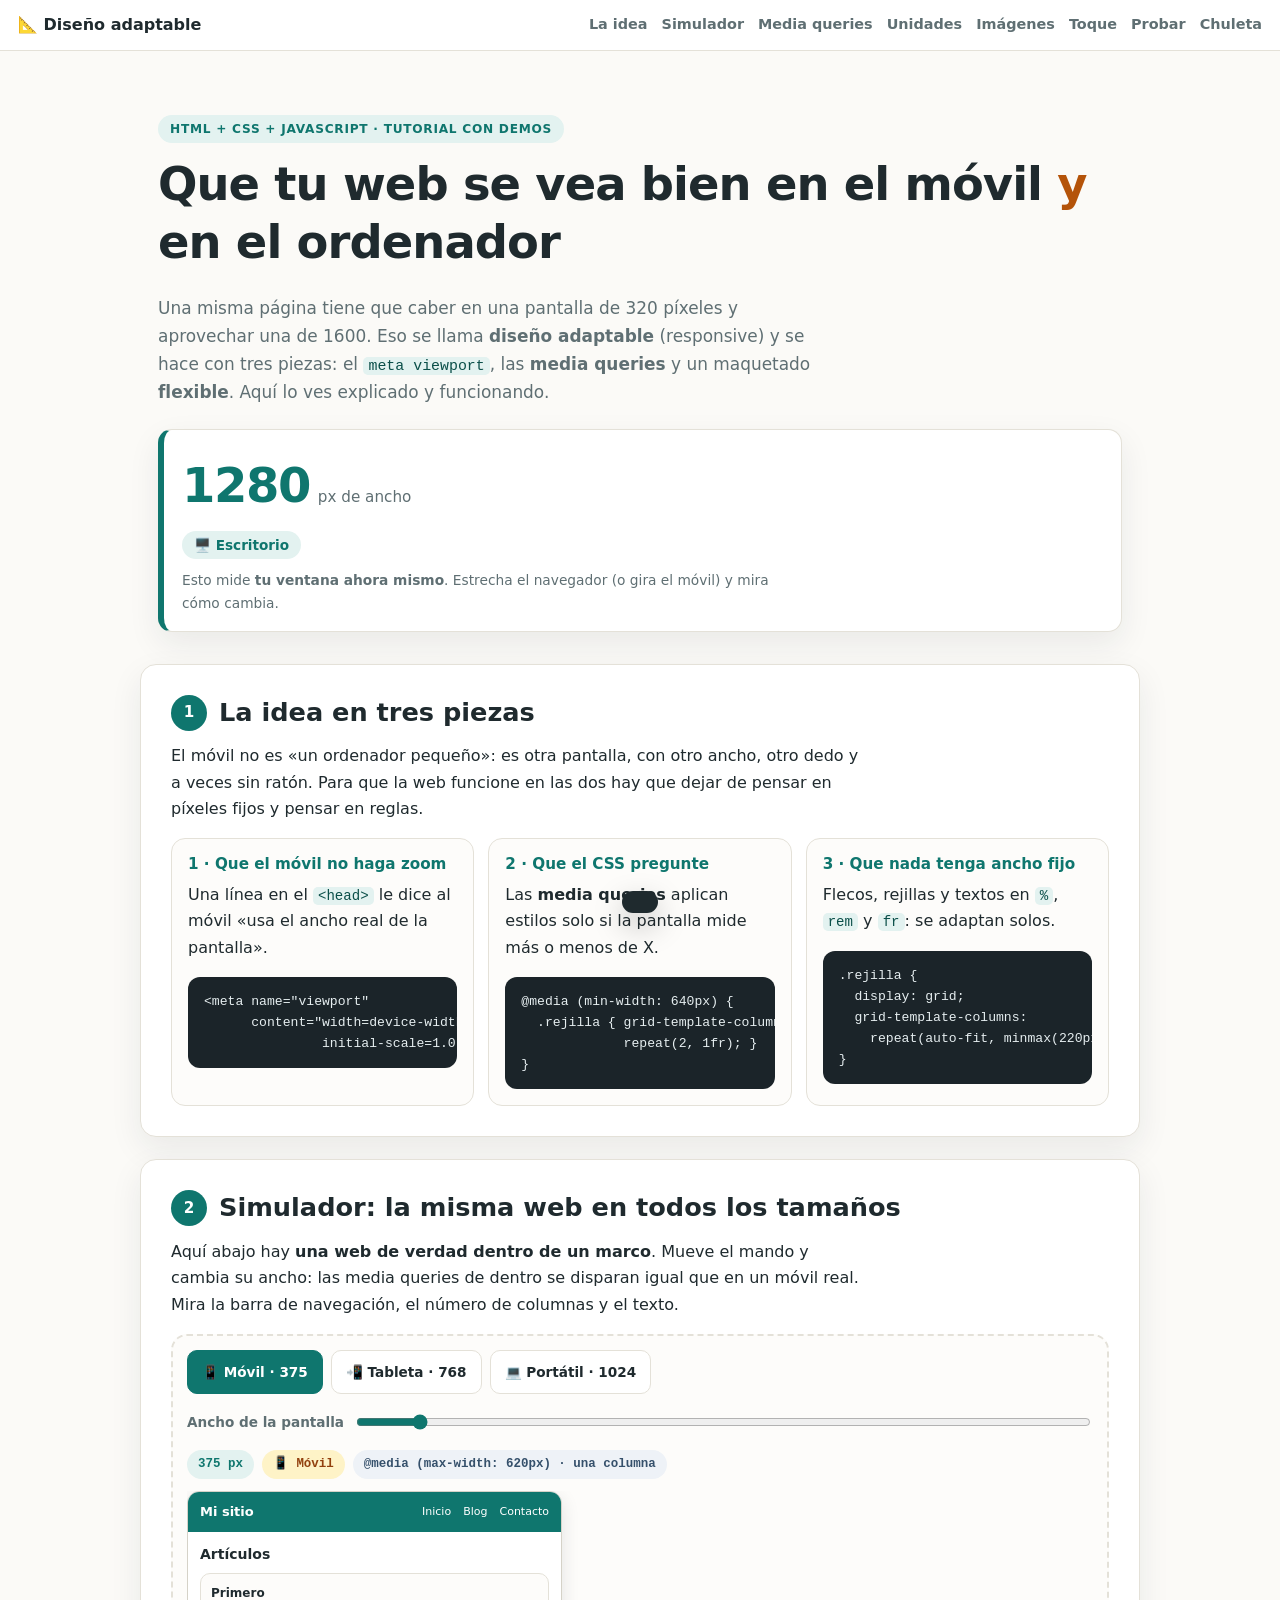
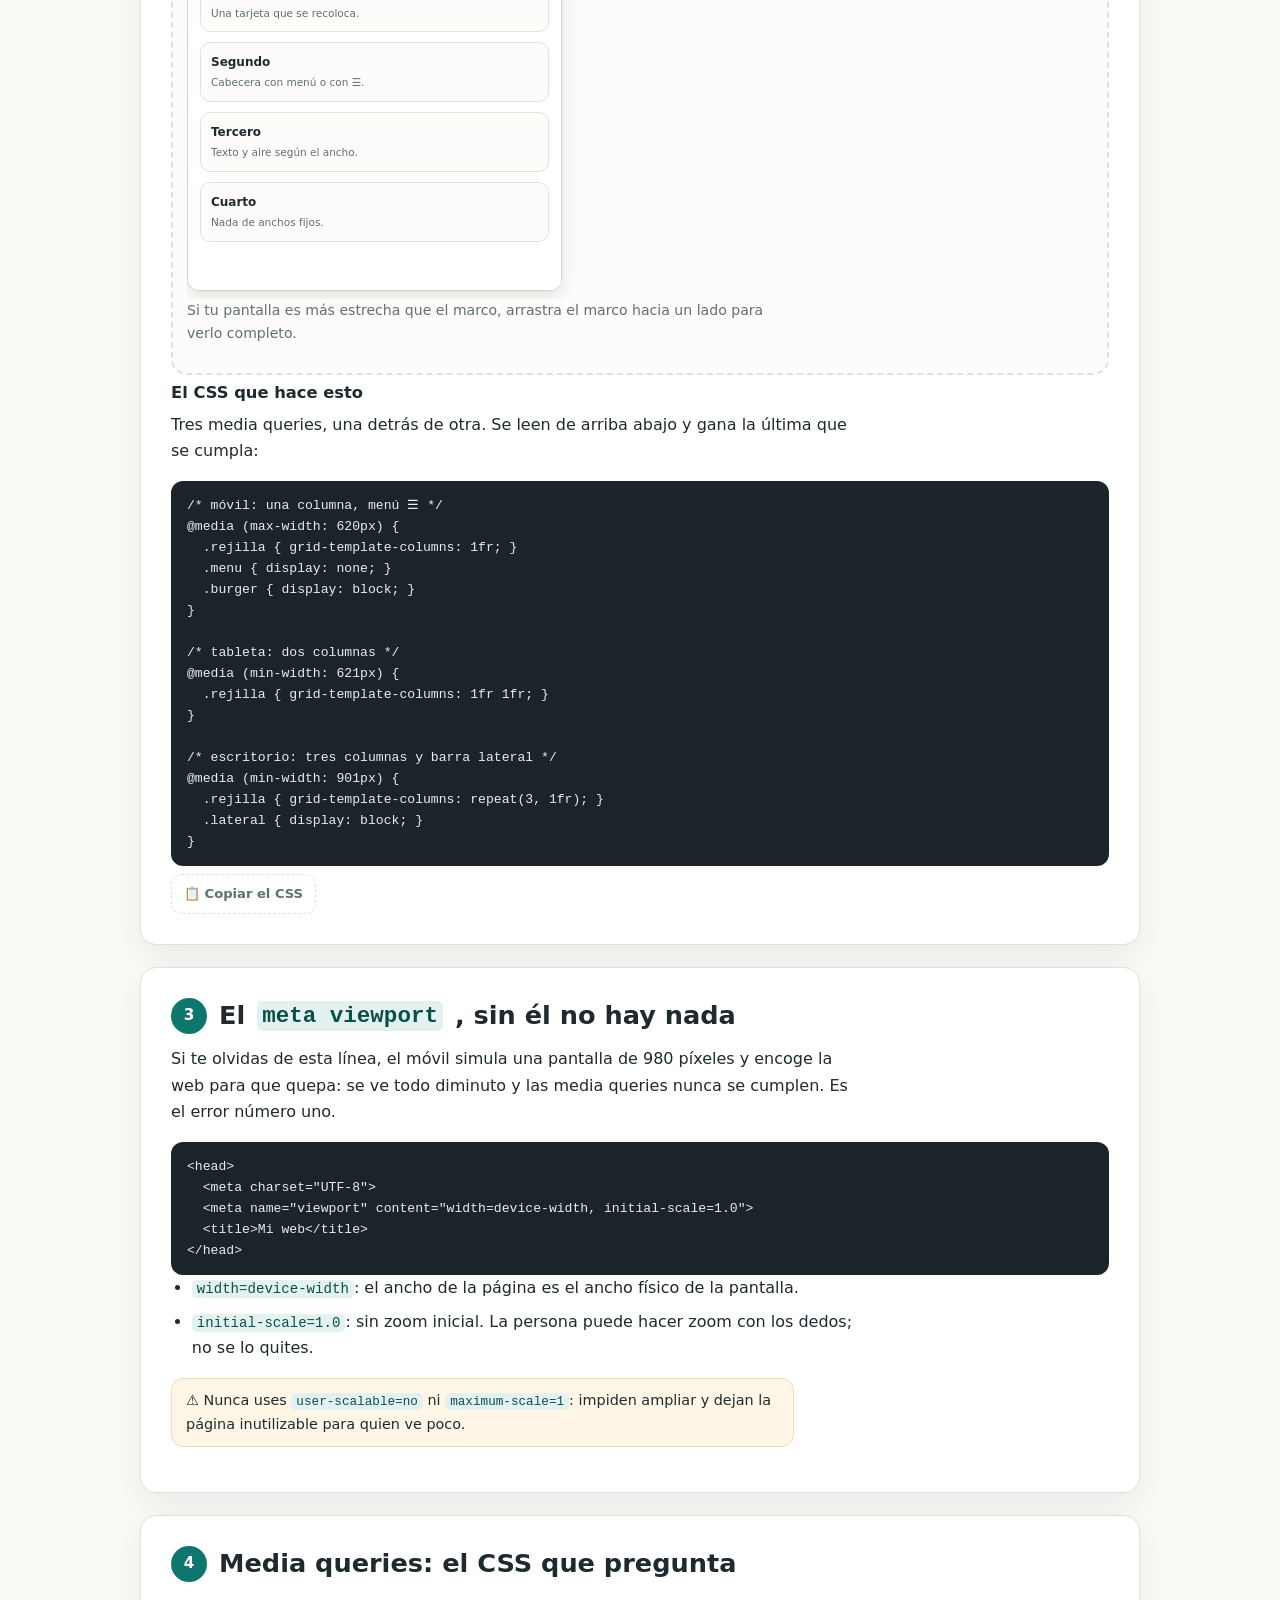
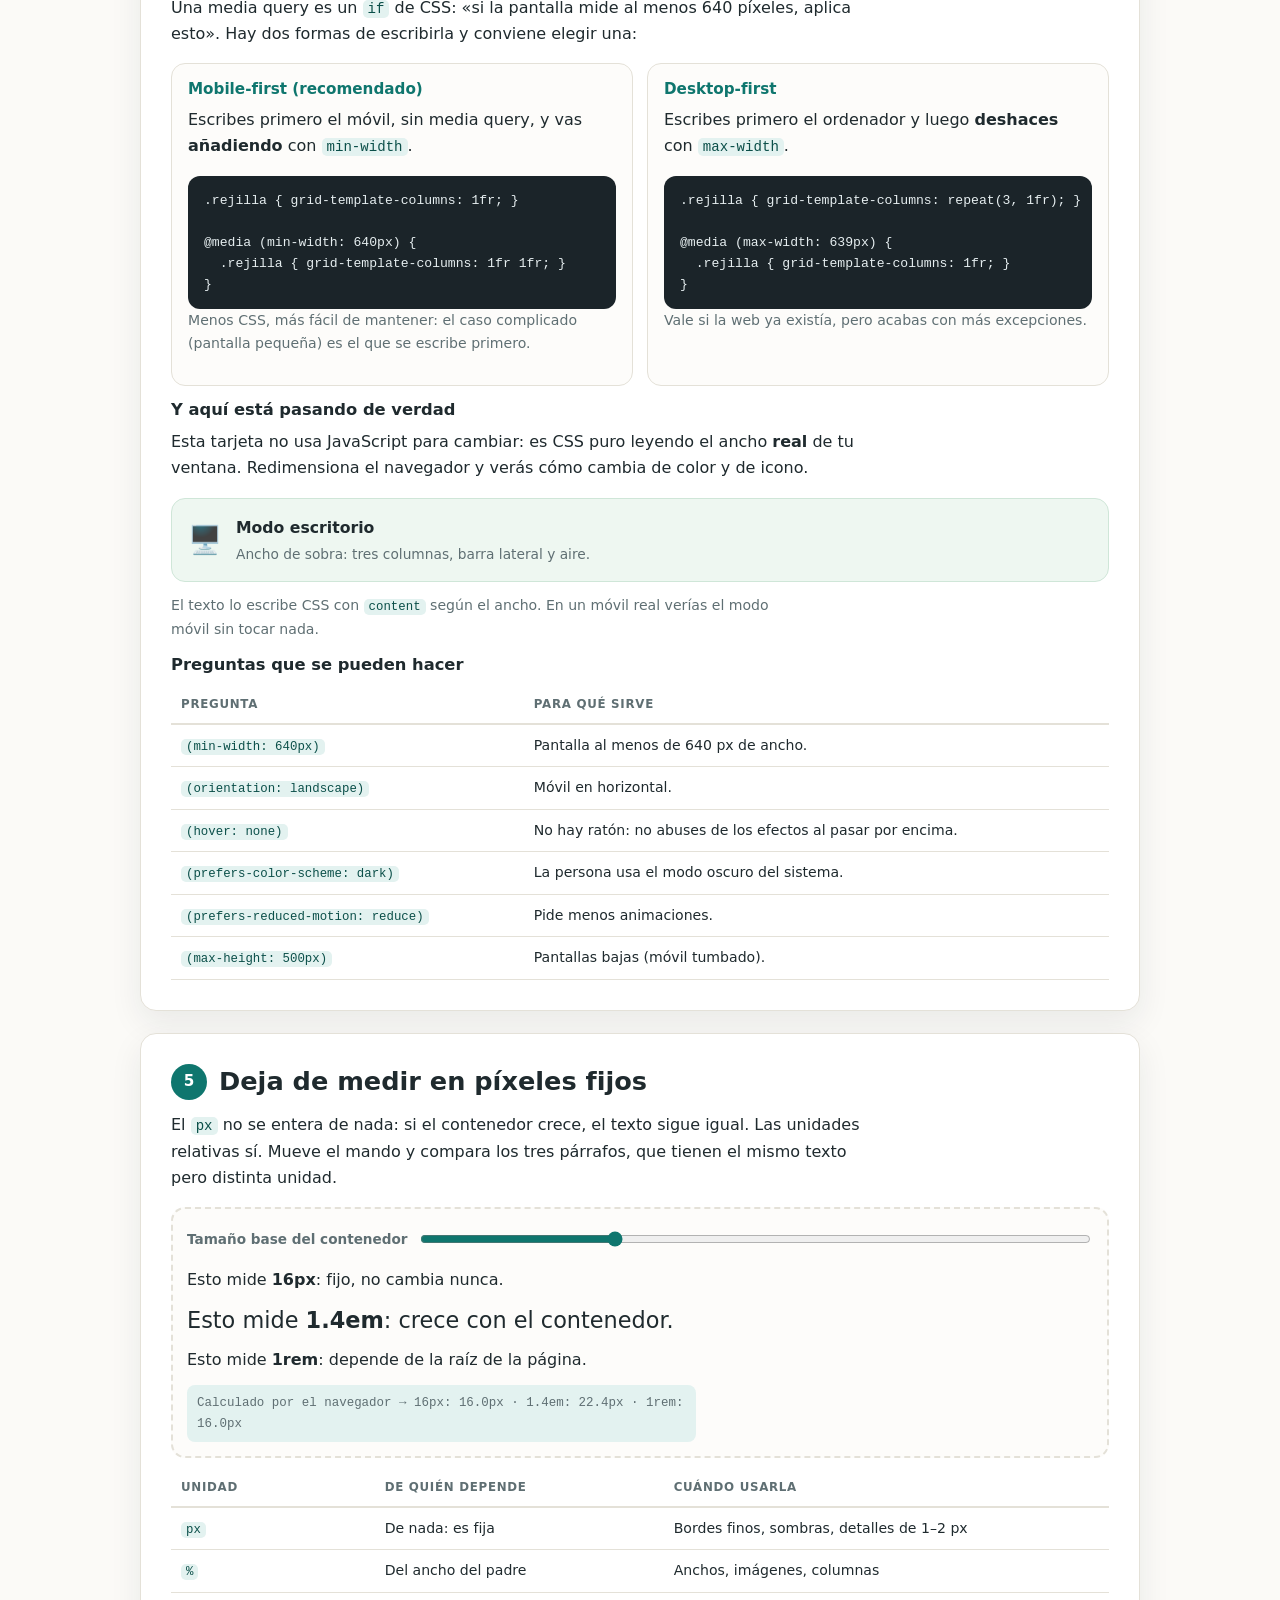
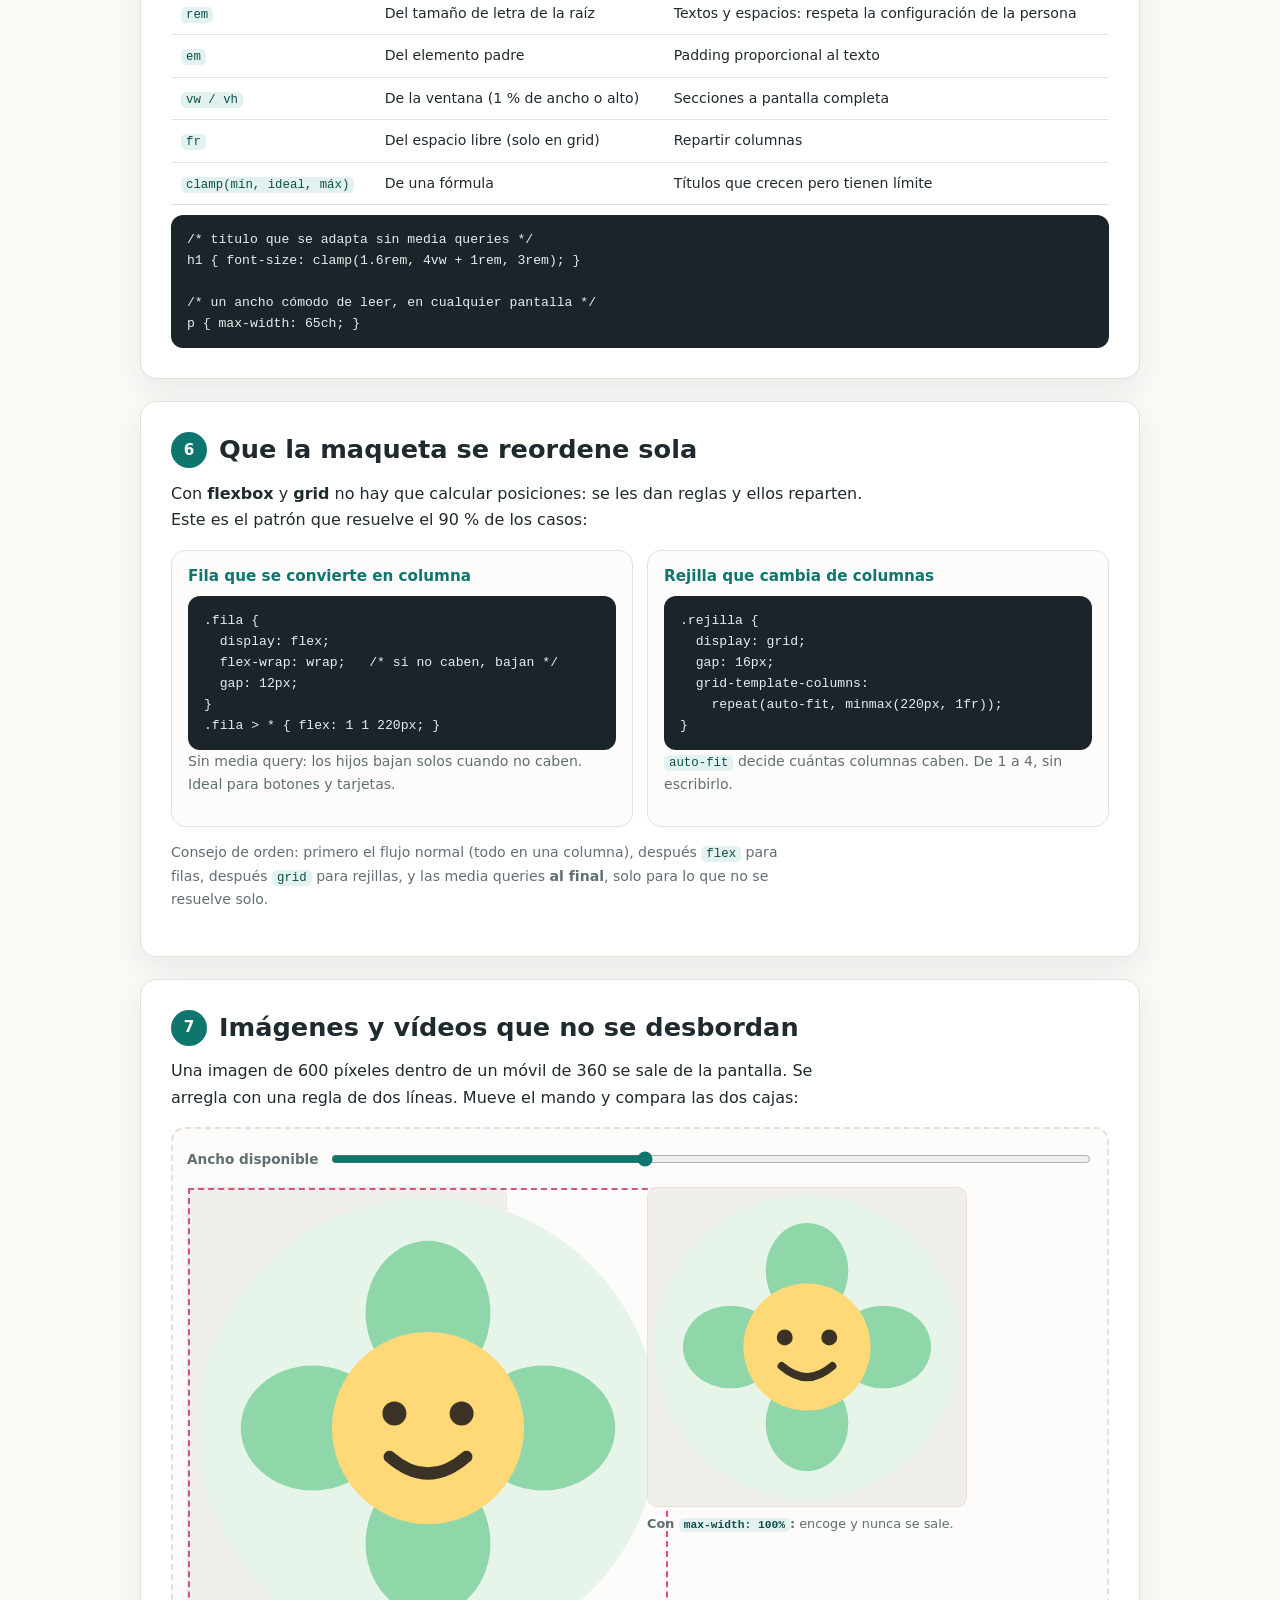
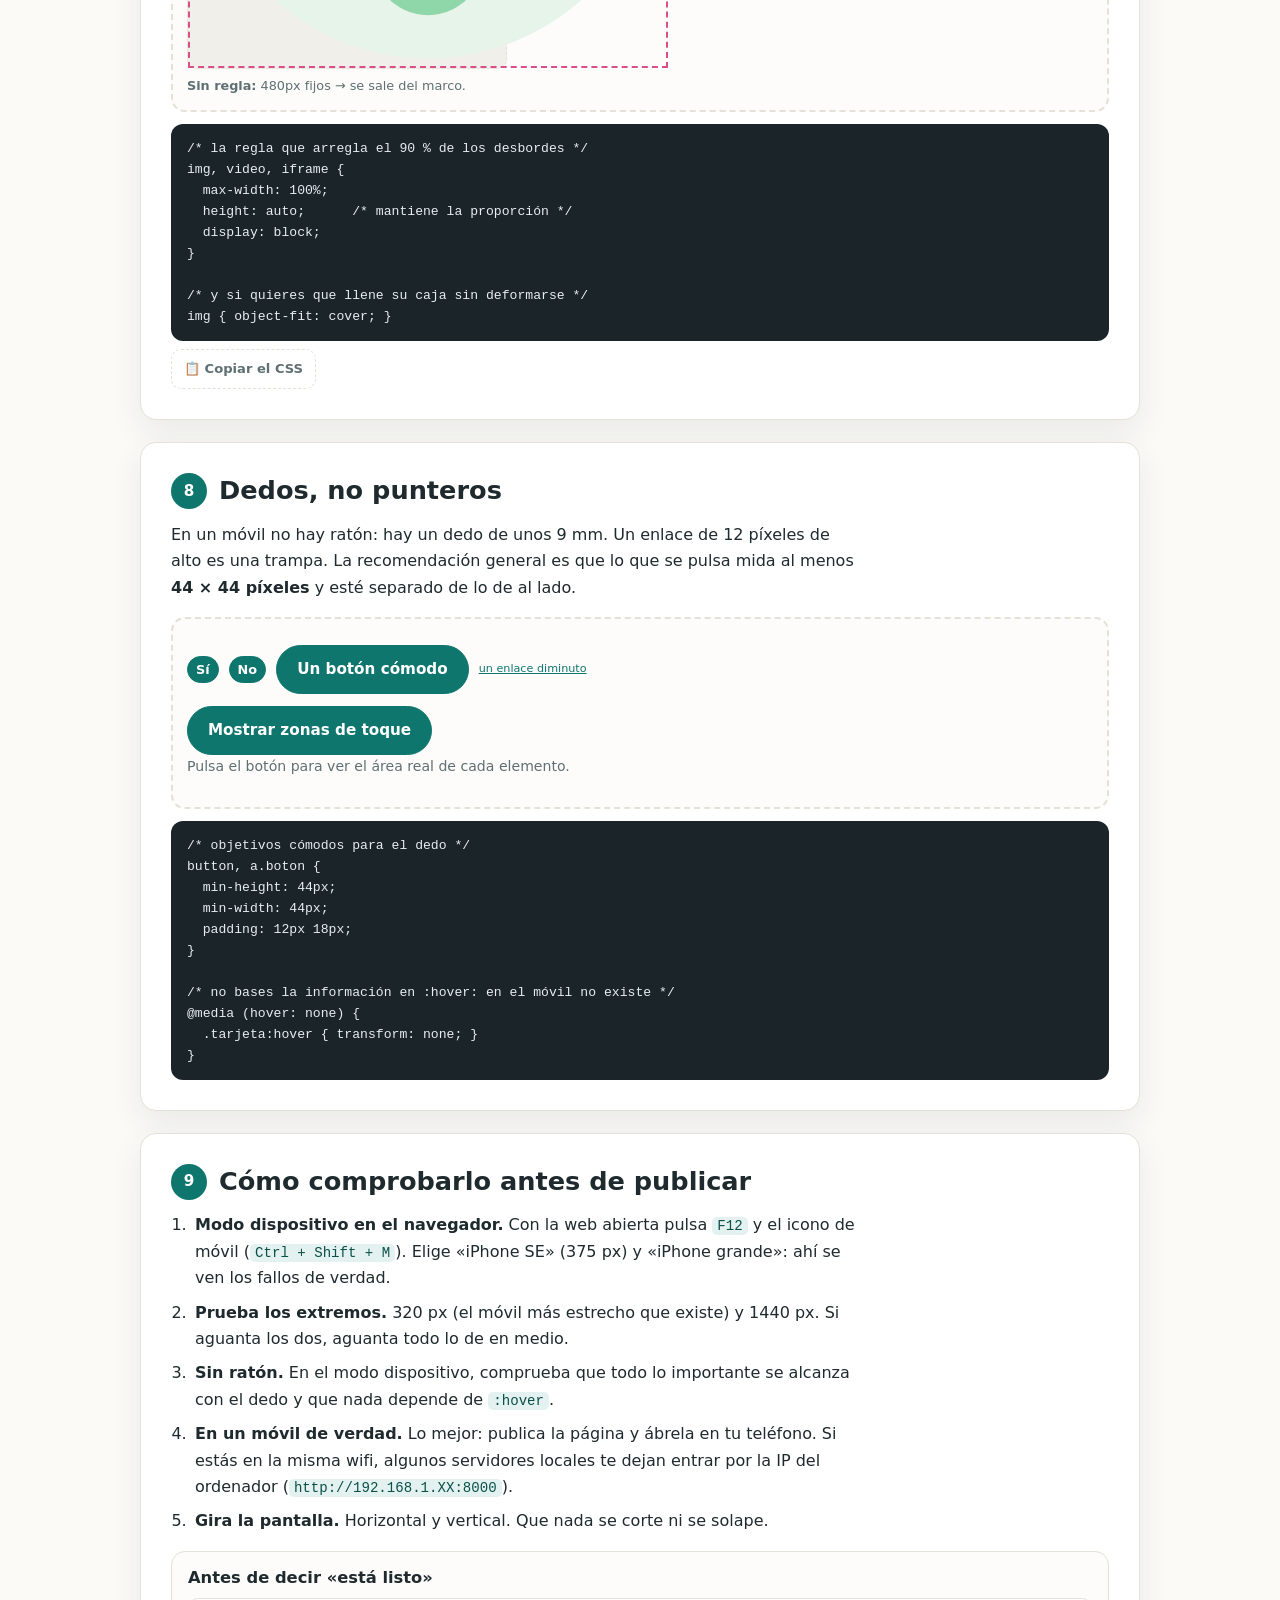
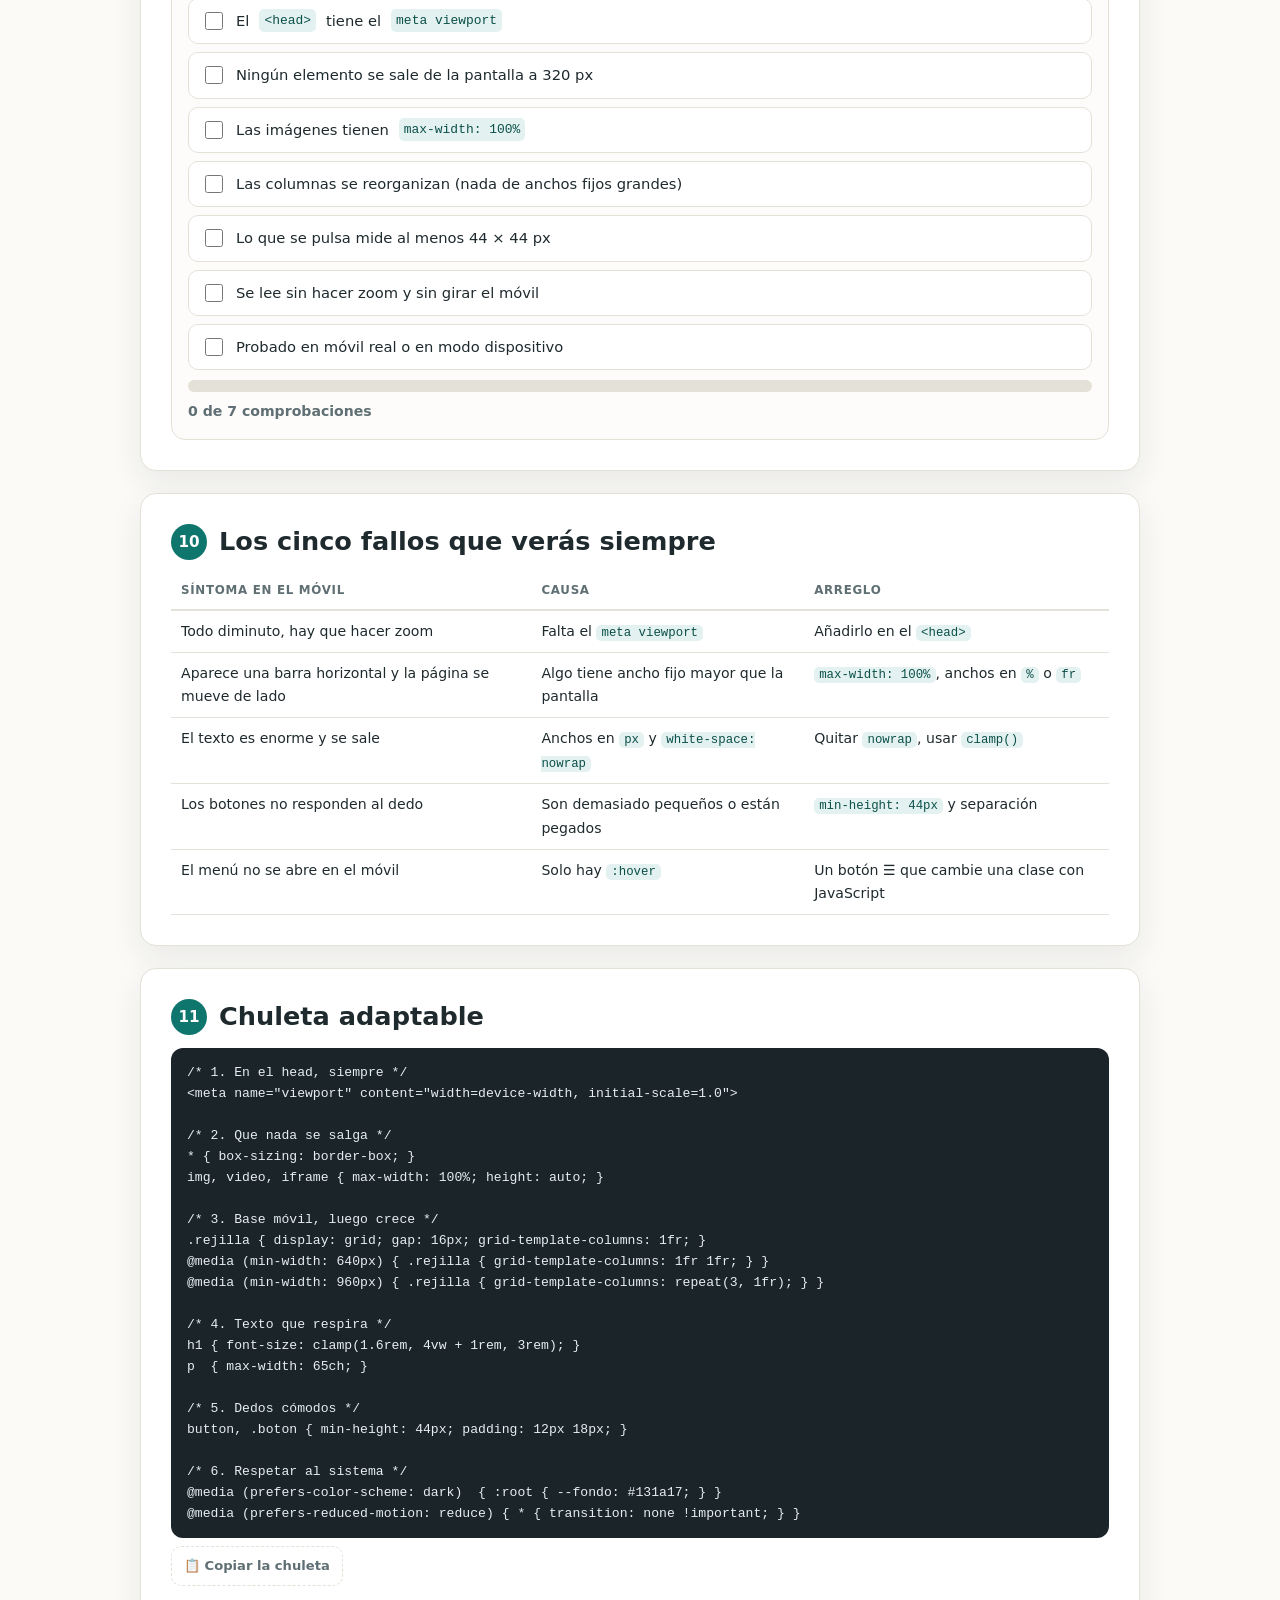
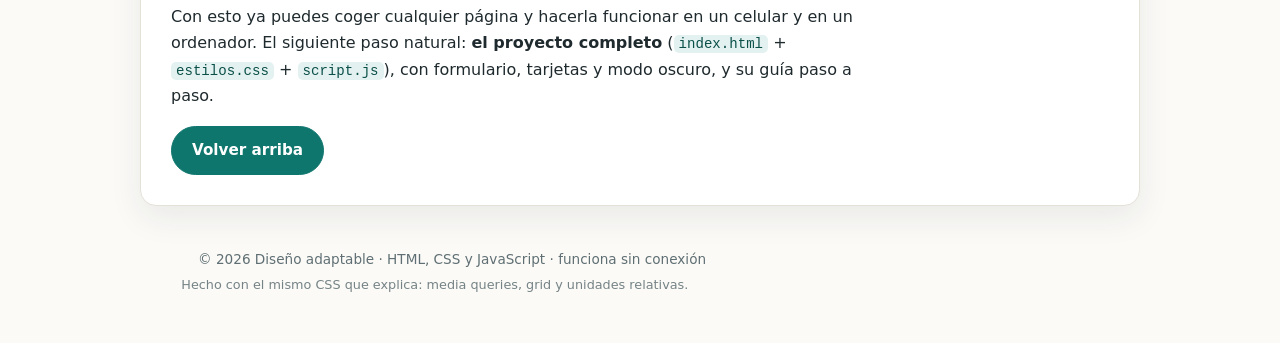
<file: index.html>
<!DOCTYPE html>
<html lang="es">
<head>
  <meta charset="UTF-8">
  <meta name="viewport" content="width=device-width, initial-scale=1.0">
  <title>Diseño adaptable · Tu web en móvil, tableta y ordenador</title>
  <meta name="description" content="Cómo hacer una página web con HTML, CSS y JavaScript que se vea bien en celulares y computadoras: explicación, demos interactivas y código.">
  <link rel="stylesheet" href="estilos.css">
</head>
<body>

  <!-- ================= CABECERA ================= -->
  <header class="cabecera">
    <a class="logo" href="#inicio">📐 <span>Diseño adaptable</span></a>

    <button class="menu-boton" id="menuBoton" aria-expanded="false" aria-controls="nav">
      <span aria-hidden="true">☰</span>
      <span class="solo-lectores">Abrir menú</span>
    </button>

    <nav class="nav" id="nav">
      <a href="#idea">La idea</a>
      <a href="#simulador">Simulador</a>
      <a href="#media-queries">Media queries</a>
      <a href="#unidades">Unidades</a>
      <a href="#imagenes">Imágenes</a>
      <a href="#toque">Toque</a>
      <a href="#probar">Probar</a>
      <a href="#chuleta">Chuleta</a>
    </nav>
  </header>

  <main>

    <!-- ================= PORTADA ================= -->
    <section class="hero" id="inicio">
      <p class="etiqueta">HTML + CSS + JavaScript · tutorial con demos</p>
      <h1>Que tu web se vea bien en el móvil <em>y</em> en el ordenador</h1>
      <p class="entrada">
        Una misma página tiene que caber en una pantalla de 320 píxeles y aprovechar una de 1600.
        Eso se llama <strong>diseño adaptable</strong> (responsive) y se hace con tres piezas: el
        <code>meta viewport</code>, las <strong>media queries</strong> y un maquetado
        <strong>flexible</strong>. Aquí lo ves explicado y funcionando.
      </p>

      <div class="medidor" aria-live="polite">
        <div class="medidor-dato">
          <span class="medidor-num" id="anchoReal">—</span>
          <span class="medidor-unidad">px de ancho</span>
        </div>
        <div class="medidor-modo" id="modoReal">calculando…</div>
        <p class="medidor-nota">Esto mide <strong>tu ventana ahora mismo</strong>. Estrecha el navegador (o gira el móvil) y mira cómo cambia.</p>
      </div>
    </section>

    <!-- ================= 1. LA IDEA ================= -->
    <section class="bloque" id="idea">
      <h2><span class="num">1</span> La idea en tres piezas</h2>
      <p>
        El móvil no es «un ordenador pequeño»: es otra pantalla, con otro ancho, otro dedo y a veces
        sin ratón. Para que la web funcione en las dos hay que dejar de pensar en píxeles fijos y
        pensar en reglas.
      </p>

      <div class="pilares">
        <article class="pilar">
          <h3>1 · Que el móvil no haga zoom</h3>
          <p>Una línea en el <code>&lt;head&gt;</code> le dice al móvil «usa el ancho real de la pantalla».</p>
          <pre class="codigo"><code>&lt;meta name="viewport"
      content="width=device-width,
               initial-scale=1.0"&gt;</code></pre>
        </article>

        <article class="pilar">
          <h3>2 · Que el CSS pregunte</h3>
          <p>Las <strong>media queries</strong> aplican estilos solo si la pantalla mide más o menos de X.</p>
          <pre class="codigo"><code>@media (min-width: 640px) {
  .rejilla { grid-template-columns:
             repeat(2, 1fr); }
}</code></pre>
        </article>

        <article class="pilar">
          <h3>3 · Que nada tenga ancho fijo</h3>
          <p>Flecos, rejillas y textos en <code>%</code>, <code>rem</code> y <code>fr</code>: se adaptan solos.</p>
          <pre class="codigo"><code>.rejilla {
  display: grid;
  grid-template-columns:
    repeat(auto-fit, minmax(220px, 1fr));
}</code></pre>
        </article>
      </div>
    </section>

    <!-- ================= 2. SIMULADOR ================= -->
    <section class="bloque" id="simulador">
      <h2><span class="num">2</span> Simulador: la misma web en todos los tamaños</h2>
      <p>
        Aquí abajo hay <strong>una web de verdad dentro de un marco</strong>. Mueve el mando y cambia
        su ancho: las media queries de dentro se disparan igual que en un móvil real. Mira la barra de
        navegación, el número de columnas y el texto.
      </p>

      <div class="simulador">
        <div class="simulador-cab">
          <div class="fila-presets" role="group" aria-label="Tamaños de pantalla">
            <button class="preset" data-ancho="375" type="button">📱 Móvil · 375</button>
            <button class="preset" data-ancho="768" type="button">📲 Tableta · 768</button>
            <button class="preset" data-ancho="1024" type="button">💻 Portátil · 1024</button>
          </div>

          <label class="mando">
            <span class="mando-texto">Ancho de la pantalla</span>
            <input type="range" id="mandoAncho" min="320" max="1024" step="1" value="375">
          </label>
        </div>

        <div class="simulador-estado">
          <span class="pastilla" id="pastillaAncho">375 px</span>
          <span class="pastilla modo" id="pastillaModo">Móvil</span>
          <span class="pastilla regla" id="pastillaRegla">@media (max-width: 620px)</span>
        </div>

        <div class="marco-scroll">
          <div class="marco" id="marco">
            <iframe id="lienzo" title="Web de ejemplo dentro del simulador" class="lienzo"></iframe>
          </div>
        </div>
        <p class="nota">Si tu pantalla es más estrecha que el marco, arrastra el marco hacia un lado para verlo completo.</p>
      </div>

      <h3>El CSS que hace esto</h3>
      <p>Tres media queries, una detrás de otra. Se leen de arriba abajo y gana la última que se cumpla:</p>
      <pre class="codigo con-copiar"><code id="codigoSimulador">/* móvil: una columna, menú ☰ */
@media (max-width: 620px) {
  .rejilla { grid-template-columns: 1fr; }
  .menu { display: none; }
  .burger { display: block; }
}

/* tableta: dos columnas */
@media (min-width: 621px) {
  .rejilla { grid-template-columns: 1fr 1fr; }
}

/* escritorio: tres columnas y barra lateral */
@media (min-width: 901px) {
  .rejilla { grid-template-columns: repeat(3, 1fr); }
  .lateral { display: block; }
}</code></pre>
      <button class="copiar" data-copiar="codigoSimulador" type="button">📋 Copiar el CSS</button>
    </section>

    <!-- ================= 3. VIEWPORT ================= -->
    <section class="bloque" id="viewport">
      <h2><span class="num">3</span> El <code>meta viewport</code>, sin él no hay nada</h2>
      <p>
        Si te olvidas de esta línea, el móvil simula una pantalla de 980 píxeles y encoge la web para
        que quepa: se ve todo diminuto y las media queries nunca se cumplen. Es el error número uno.
      </p>
      <pre class="codigo"><code>&lt;head&gt;
  &lt;meta charset="UTF-8"&gt;
  &lt;meta name="viewport" content="width=device-width, initial-scale=1.0"&gt;
  &lt;title&gt;Mi web&lt;/title&gt;
&lt;/head&gt;</code></pre>
      <ul class="lista">
        <li><code>width=device-width</code>: el ancho de la página es el ancho físico de la pantalla.</li>
        <li><code>initial-scale=1.0</code>: sin zoom inicial. La persona puede hacer zoom con los dedos; no se lo quites.</li>
      </ul>
      <p class="aviso-caja">
        ⚠️ Nunca uses <code>user-scalable=no</code> ni <code>maximum-scale=1</code>: impiden ampliar y
        dejan la página inutilizable para quien ve poco.
      </p>
    </section>

    <!-- ================= 4. MEDIA QUERIES ================= -->
    <section class="bloque" id="media-queries">
      <h2><span class="num">4</span> Media queries: el CSS que pregunta</h2>
      <p>
        Una media query es un <code>if</code> de CSS: «si la pantalla mide al menos 640 píxeles, aplica
        esto». Hay dos formas de escribirla y conviene elegir una:
      </p>

      <div class="comparativa">
        <div class="comparativa-caja">
          <h3>Mobile-first (recomendado)</h3>
          <p>Escribes primero el móvil, sin media query, y vas <strong>añadiendo</strong> con <code>min-width</code>.</p>
          <pre class="codigo"><code>.rejilla { grid-template-columns: 1fr; }

@media (min-width: 640px) {
  .rejilla { grid-template-columns: 1fr 1fr; }
}</code></pre>
          <p class="nota">Menos CSS, más fácil de mantener: el caso complicado (pantalla pequeña) es el que se escribe primero.</p>
        </div>

        <div class="comparativa-caja">
          <h3>Desktop-first</h3>
          <p>Escribes primero el ordenador y luego <strong>deshaces</strong> con <code>max-width</code>.</p>
          <pre class="codigo"><code>.rejilla { grid-template-columns: repeat(3, 1fr); }

@media (max-width: 639px) {
  .rejilla { grid-template-columns: 1fr; }
}</code></pre>
          <p class="nota">Vale si la web ya existía, pero acabas con más excepciones.</p>
        </div>
      </div>

      <h3>Y aquí está pasando de verdad</h3>
      <p>
        Esta tarjeta no usa JavaScript para cambiar: es CSS puro leyendo el ancho <strong>real</strong>
        de tu ventana. Redimensiona el navegador y verás cómo cambia de color y de icono.
      </p>

      <div class="demo-real" id="demoReal">
        <span class="demo-real-icono" aria-hidden="true"></span>
        <div>
          <strong id="demoRealTitulo">Modo escritorio</strong>
          <p id="demoRealTexto">Ancho de sobra: el contenido va a lo ancho y con aire.</p>
        </div>
      </div>

      <p class="nota">
        El texto lo escribe CSS con <code>content</code> según el ancho. En un móvil real verías el
        modo móvil sin tocar nada.
      </p>

      <h3>Preguntas que se pueden hacer</h3>
      <div class="tabla-caja">
        <table class="tabla">
          <thead><tr><th>Pregunta</th><th>Para qué sirve</th></tr></thead>
          <tbody>
            <tr><td><code>(min-width: 640px)</code></td><td>Pantalla al menos de 640 px de ancho.</td></tr>
            <tr><td><code>(orientation: landscape)</code></td><td>Móvil en horizontal.</td></tr>
            <tr><td><code>(hover: none)</code></td><td>No hay ratón: no abuses de los efectos al pasar por encima.</td></tr>
            <tr><td><code>(prefers-color-scheme: dark)</code></td><td>La persona usa el modo oscuro del sistema.</td></tr>
            <tr><td><code>(prefers-reduced-motion: reduce)</code></td><td>Pide menos animaciones.</td></tr>
            <tr><td><code>(max-height: 500px)</code></td><td>Pantallas bajas (móvil tumbado).</td></tr>
          </tbody>
        </table>
      </div>
    </section>

    <!-- ================= 5. UNIDADES ================= -->
    <section class="bloque" id="unidades">
      <h2><span class="num">5</span> Deja de medir en píxeles fijos</h2>
      <p>
        El <code>px</code> no se entera de nada: si el contenedor crece, el texto sigue igual. Las
        unidades relativas sí. Mueve el mando y compara los tres párrafos, que tienen el mismo texto
        pero distinta unidad.
      </p>

      <div class="demo-unidades">
        <label class="mando">
          <span class="mando-texto">Tamaño base del contenedor</span>
          <input type="range" id="mandoFuente" min="12" max="26" step="1" value="16">
        </label>

        <div class="unidades-caja" id="cajaUnidades">
          <p class="u-px">Esto mide <strong>16px</strong>: fijo, no cambia nunca.</p>
          <p class="u-em">Esto mide <strong>1.4em</strong>: crece con el contenedor.</p>
          <p class="u-rem">Esto mide <strong>1rem</strong>: depende de la raíz de la página.</p>
        </div>

        <p class="medidas" id="medidas">Calculando…</p>
      </div>

      <div class="tabla-caja">
        <table class="tabla">
          <thead><tr><th>Unidad</th><th>De quién depende</th><th>Cuándo usarla</th></tr></thead>
          <tbody>
            <tr><td><code>px</code></td><td>De nada: es fija</td><td>Bordes finos, sombras, detalles de 1–2 px</td></tr>
            <tr><td><code>%</code></td><td>Del ancho del padre</td><td>Anchos, imágenes, columnas</td></tr>
            <tr><td><code>rem</code></td><td>Del tamaño de letra de la raíz</td><td>Textos y espacios: respeta la configuración de la persona</td></tr>
            <tr><td><code>em</code></td><td>Del elemento padre</td><td>Padding proporcional al texto</td></tr>
            <tr><td><code>vw / vh</code></td><td>De la ventana (1 % de ancho o alto)</td><td>Secciones a pantalla completa</td></tr>
            <tr><td><code>fr</code></td><td>Del espacio libre (solo en grid)</td><td>Repartir columnas</td></tr>
            <tr><td><code>clamp(mín, ideal, máx)</code></td><td>De una fórmula</td><td>Títulos que crecen pero tienen límite</td></tr>
          </tbody>
        </table>
      </div>

      <pre class="codigo"><code>/* título que se adapta sin media queries */
h1 { font-size: clamp(1.6rem, 4vw + 1rem, 3rem); }

/* un ancho cómodo de leer, en cualquier pantalla */
p { max-width: 65ch; }</code></pre>
    </section>

    <!-- ================= 6. MAQUETADO ================= -->
    <section class="bloque" id="maquetado">
      <h2><span class="num">6</span> Que la maqueta se reordene sola</h2>
      <p>
        Con <strong>flexbox</strong> y <strong>grid</strong> no hay que calcular posiciones: se les dan
        reglas y ellos reparten. Este es el patrón que resuelve el 90 % de los casos:
      </p>

      <div class="comparativa">
        <div class="comparativa-caja">
          <h3>Fila que se convierte en columna</h3>
          <pre class="codigo"><code>.fila {
  display: flex;
  flex-wrap: wrap;   /* si no caben, bajan */
  gap: 12px;
}
.fila > * { flex: 1 1 220px; }</code></pre>
          <p class="nota">Sin media query: los hijos bajan solos cuando no caben. Ideal para botones y tarjetas.</p>
        </div>

        <div class="comparativa-caja">
          <h3>Rejilla que cambia de columnas</h3>
          <pre class="codigo"><code>.rejilla {
  display: grid;
  gap: 16px;
  grid-template-columns:
    repeat(auto-fit, minmax(220px, 1fr));
}</code></pre>
          <p class="nota"><code>auto-fit</code> decide cuántas columnas caben. De 1 a 4, sin escribirlo.</p>
        </div>
      </div>

      <p class="nota">
        Consejo de orden: primero el flujo normal (todo en una columna), después <code>flex</code> para
        filas, después <code>grid</code> para rejillas, y las media queries <strong>al final</strong>,
        solo para lo que no se resuelve solo.
      </p>
    </section>

    <!-- ================= 7. IMÁGENES ================= -->
    <section class="bloque" id="imagenes">
      <h2><span class="num">7</span> Imágenes y vídeos que no se desbordan</h2>
      <p>
        Una imagen de 600 píxeles dentro de un móvil de 360 se sale de la pantalla. Se arregla con una
        regla de dos líneas. Mueve el mando y compara las dos cajas:
      </p>

      <div class="demo-imagenes">
        <label class="mando">
          <span class="mando-texto">Ancho disponible</span>
          <input type="range" id="mandoImagen" min="180" max="520" step="10" value="320">
        </label>

        <div class="imagenes-par">
          <figure class="imagen-caja">
            <div class="imagen-marco sin-regla" id="marcoSin">
              <img src="avatar.svg" alt="Flor sonriente de ejemplo" width="480" height="480">
            </div>
            <figcaption><strong>Sin regla:</strong> 480px fijos → se sale del marco.</figcaption>
          </figure>

          <figure class="imagen-caja">
            <div class="imagen-marco" id="marcoCon">
              <img class="fluida" src="avatar.svg" alt="La misma flor, ahora adaptándose" width="480" height="480">
            </div>
            <figcaption><strong>Con <code>max-width: 100%</code>:</strong> encoge y nunca se sale.</figcaption>
          </figure>
        </div>
      </div>

      <pre class="codigo con-copiar"><code id="codigoImagenes">/* la regla que arregla el 90 % de los desbordes */
img, video, iframe {
  max-width: 100%;
  height: auto;      /* mantiene la proporción */
  display: block;
}

/* y si quieres que llene su caja sin deformarse */
img { object-fit: cover; }</code></pre>
      <button class="copiar" data-copiar="codigoImagenes" type="button">📋 Copiar el CSS</button>
    </section>

    <!-- ================= 8. TOQUE ================= -->
    <section class="bloque" id="toque">
      <h2><span class="num">8</span> Dedos, no punteros</h2>
      <p>
        En un móvil no hay ratón: hay un dedo de unos 9 mm. Un enlace de 12 píxeles de alto es una
        trampa. La recomendación general es que lo que se pulsa mida al menos
        <strong>44 × 44 píxeles</strong> y esté separado de lo de al lado.
      </p>

      <div class="demo-toque">
        <div class="fila-botones">
          <button class="boton mini" type="button">Sí</button>
          <button class="boton mini" type="button">No</button>
          <button class="boton" type="button">Un botón cómodo</button>
          <a class="enlace-mini" href="#toque">un enlace diminuto</a>
        </div>

        <button class="boton" id="botonZonas" aria-pressed="false" type="button">Mostrar zonas de toque</button>
        <p class="nota" id="notaZonas">Pulsa el botón para ver el área real de cada elemento.</p>
      </div>

      <pre class="codigo"><code>/* objetivos cómodos para el dedo */
button, a.boton {
  min-height: 44px;
  min-width: 44px;
  padding: 12px 18px;
}

/* no bases la información en :hover: en el móvil no existe */
@media (hover: none) {
  .tarjeta:hover { transform: none; }
}</code></pre>
    </section>

    <!-- ================= 9. PROBAR ================= -->
    <section class="bloque" id="probar">
      <h2><span class="num">9</span> Cómo comprobarlo antes de publicar</h2>
      <ol class="lista-numerada">
        <li>
          <strong>Modo dispositivo en el navegador.</strong> Con la web abierta pulsa <code>F12</code> y
          el icono de móvil (<code>Ctrl + Shift + M</code>). Elige «iPhone SE» (375 px) y «iPhone
          grande»: ahí se ven los fallos de verdad.
        </li>
        <li>
          <strong>Prueba los extremos.</strong> 320 px (el móvil más estrecho que existe) y 1440 px.
          Si aguanta los dos, aguanta todo lo de en medio.
        </li>
        <li>
          <strong>Sin ratón.</strong> En el modo dispositivo, comprueba que todo lo importante se
          alcanza con el dedo y que nada depende de <code>:hover</code>.
        </li>
        <li>
          <strong>En un móvil de verdad.</strong> Lo mejor: publica la página y ábrela en tu teléfono.
          Si estás en la misma wifi, algunos servidores locales te dejan entrar por la IP del
          ordenador (<code>http://192.168.1.XX:8000</code>).
        </li>
        <li>
          <strong>Gira la pantalla.</strong> Horizontal y vertical. Que nada se corte ni se solape.
        </li>
      </ol>

      <div class="checklist-caja">
        <h3>Antes de decir «está listo»</h3>
        <ul class="checklist" id="checklist">
          <li><label><input type="checkbox" data-paso="1"> El <code>&lt;head&gt;</code> tiene el <code>meta viewport</code></label></li>
          <li><label><input type="checkbox" data-paso="2"> Ningún elemento se sale de la pantalla a 320 px</label></li>
          <li><label><input type="checkbox" data-paso="3"> Las imágenes tienen <code>max-width: 100%</code></label></li>
          <li><label><input type="checkbox" data-paso="4"> Las columnas se reorganizan (nada de anchos fijos grandes)</label></li>
          <li><label><input type="checkbox" data-paso="5"> Lo que se pulsa mide al menos 44 × 44 px</label></li>
          <li><label><input type="checkbox" data-paso="6"> Se lee sin hacer zoom y sin girar el móvil</label></li>
          <li><label><input type="checkbox" data-paso="7"> Probado en móvil real o en modo dispositivo</label></li>
        </ul>
        <div class="barra"><span id="barraRelleno"></span></div>
        <p class="progreso-texto" id="progresoTexto">0 de 7 comprobaciones</p>
      </div>
    </section>

    <!-- ================= 10. ERRORES ================= -->
    <section class="bloque" id="errores">
      <h2><span class="num">10</span> Los cinco fallos que verás siempre</h2>
      <div class="tabla-caja">
        <table class="tabla">
          <thead><tr><th>Síntoma en el móvil</th><th>Causa</th><th>Arreglo</th></tr></thead>
          <tbody>
            <tr><td>Todo diminuto, hay que hacer zoom</td><td>Falta el <code>meta viewport</code></td><td>Añadirlo en el <code>&lt;head&gt;</code></td></tr>
            <tr><td>Aparece una barra horizontal y la página se mueve de lado</td><td>Algo tiene ancho fijo mayor que la pantalla</td><td><code>max-width: 100%</code>, anchos en <code>%</code> o <code>fr</code></td></tr>
            <tr><td>El texto es enorme y se sale</td><td>Anchos en <code>px</code> y <code>white-space: nowrap</code></td><td>Quitar <code>nowrap</code>, usar <code>clamp()</code></td></tr>
            <tr><td>Los botones no responden al dedo</td><td>Son demasiado pequeños o están pegados</td><td><code>min-height: 44px</code> y separación</td></tr>
            <tr><td>El menú no se abre en el móvil</td><td>Solo hay <code>:hover</code></td><td>Un botón ☰ que cambie una clase con JavaScript</td></tr>
          </tbody>
        </table>
      </div>
    </section>

    <!-- ================= 11. CHULETA ================= -->
    <section class="bloque" id="chuleta">
      <h2><span class="num">11</span> Chuleta adaptable</h2>
      <pre class="codigo con-copiar"><code id="codigoChuleta">/* 1. En el head, siempre */
&lt;meta name="viewport" content="width=device-width, initial-scale=1.0"&gt;

/* 2. Que nada se salga */
* { box-sizing: border-box; }
img, video, iframe { max-width: 100%; height: auto; }

/* 3. Base móvil, luego crece */
.rejilla { display: grid; gap: 16px; grid-template-columns: 1fr; }
@media (min-width: 640px) { .rejilla { grid-template-columns: 1fr 1fr; } }
@media (min-width: 960px) { .rejilla { grid-template-columns: repeat(3, 1fr); } }

/* 4. Texto que respira */
h1 { font-size: clamp(1.6rem, 4vw + 1rem, 3rem); }
p  { max-width: 65ch; }

/* 5. Dedos cómodos */
button, .boton { min-height: 44px; padding: 12px 18px; }

/* 6. Respetar al sistema */
@media (prefers-color-scheme: dark)  { :root { --fondo: #131a17; } }
@media (prefers-reduced-motion: reduce) { * { transition: none !important; } }</code></pre>
      <button class="copiar" data-copiar="codigoChuleta" type="button">📋 Copiar la chuleta</button>

      <p class="cierre">
        Con esto ya puedes coger cualquier página y hacerla funcionar en un celular y en un ordenador.
        El siguiente paso natural: <strong>el proyecto completo</strong> (<code>index.html</code> +
        <code>estilos.css</code> + <code>script.js</code>), con formulario, tarjetas y modo oscuro, y
        su guía paso a paso.
      </p>
      <a class="boton" href="#inicio">Volver arriba</a>
    </section>

  </main>

  <footer class="pie">
    <p>© <span id="anio">2025</span> Diseño adaptable · HTML, CSS y JavaScript · funciona sin conexión</p>
    <p class="pie-nota">Hecho con el mismo CSS que explica: media queries, grid y unidades relativas.</p>
  </footer>

  <div class="brindis" id="brindis" role="status" aria-live="polite"></div>

  <script src="script.js"></script>
</body>
</html>
</file>
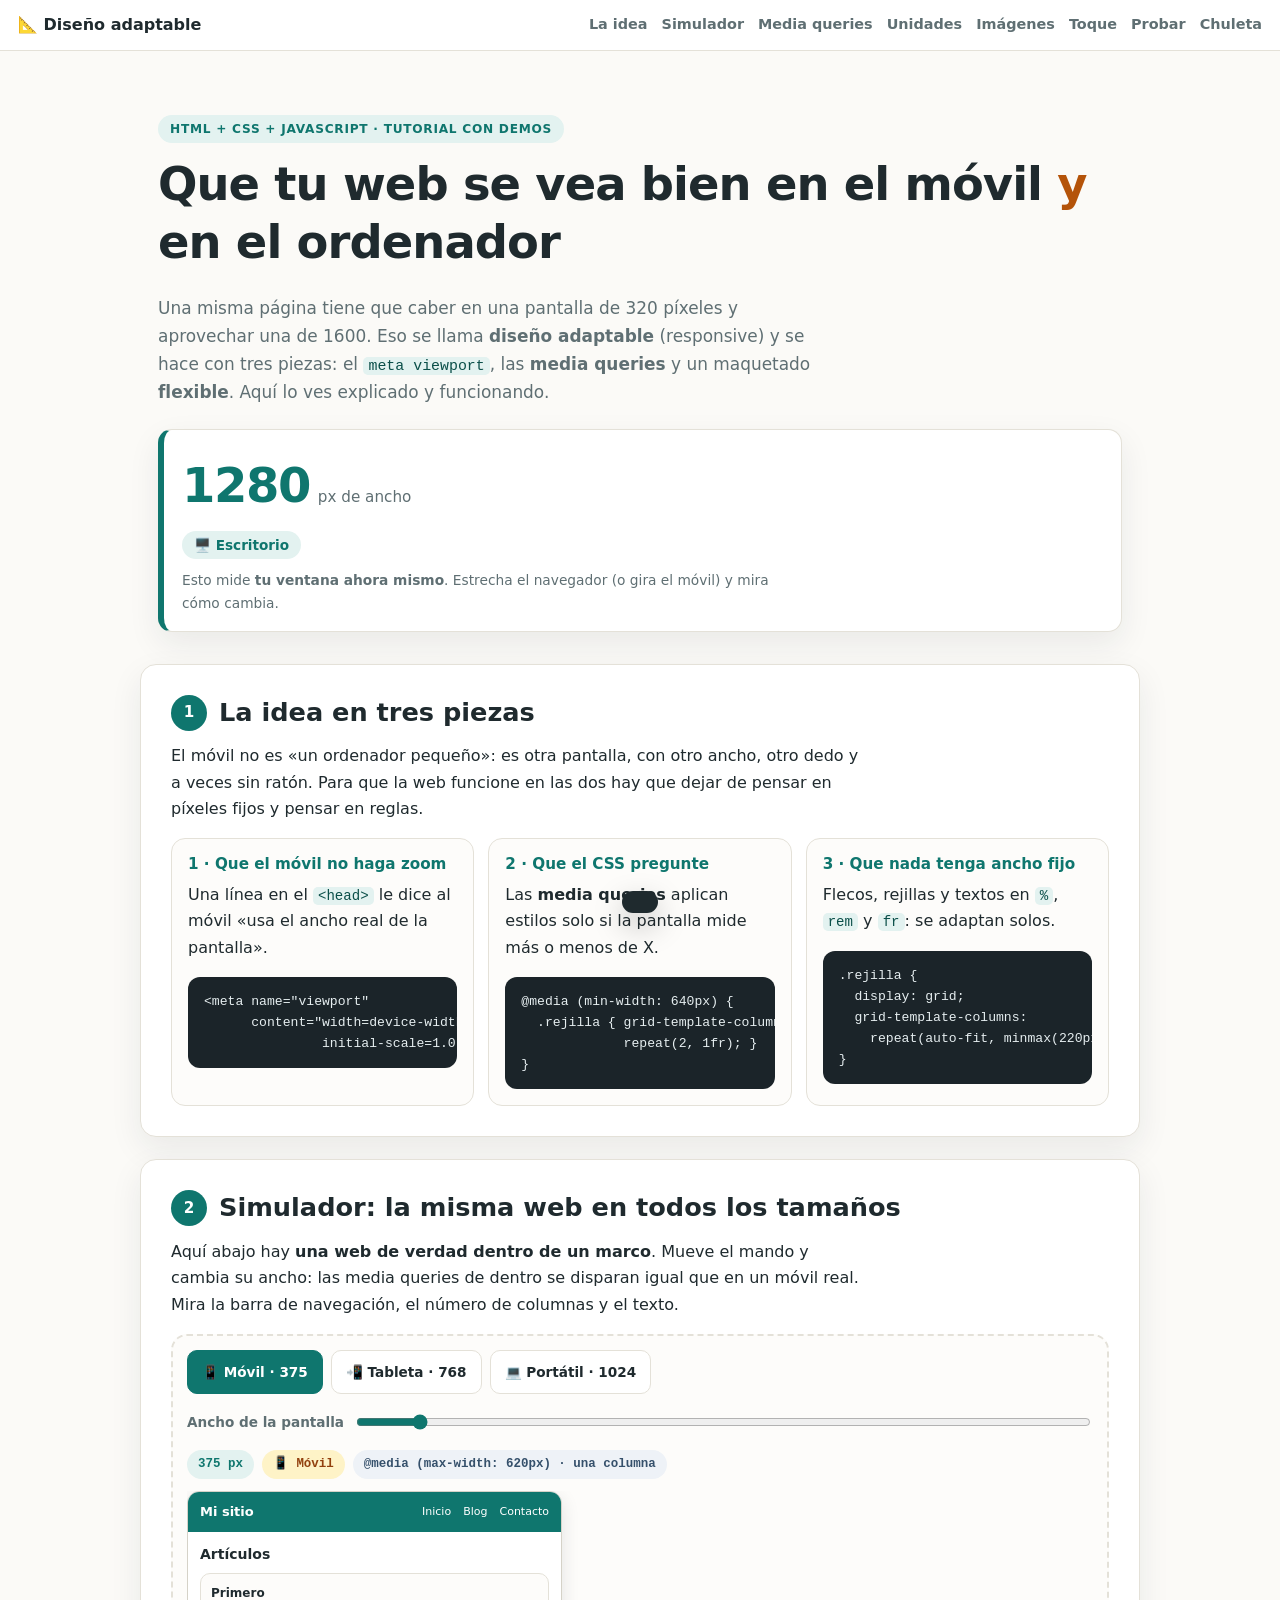
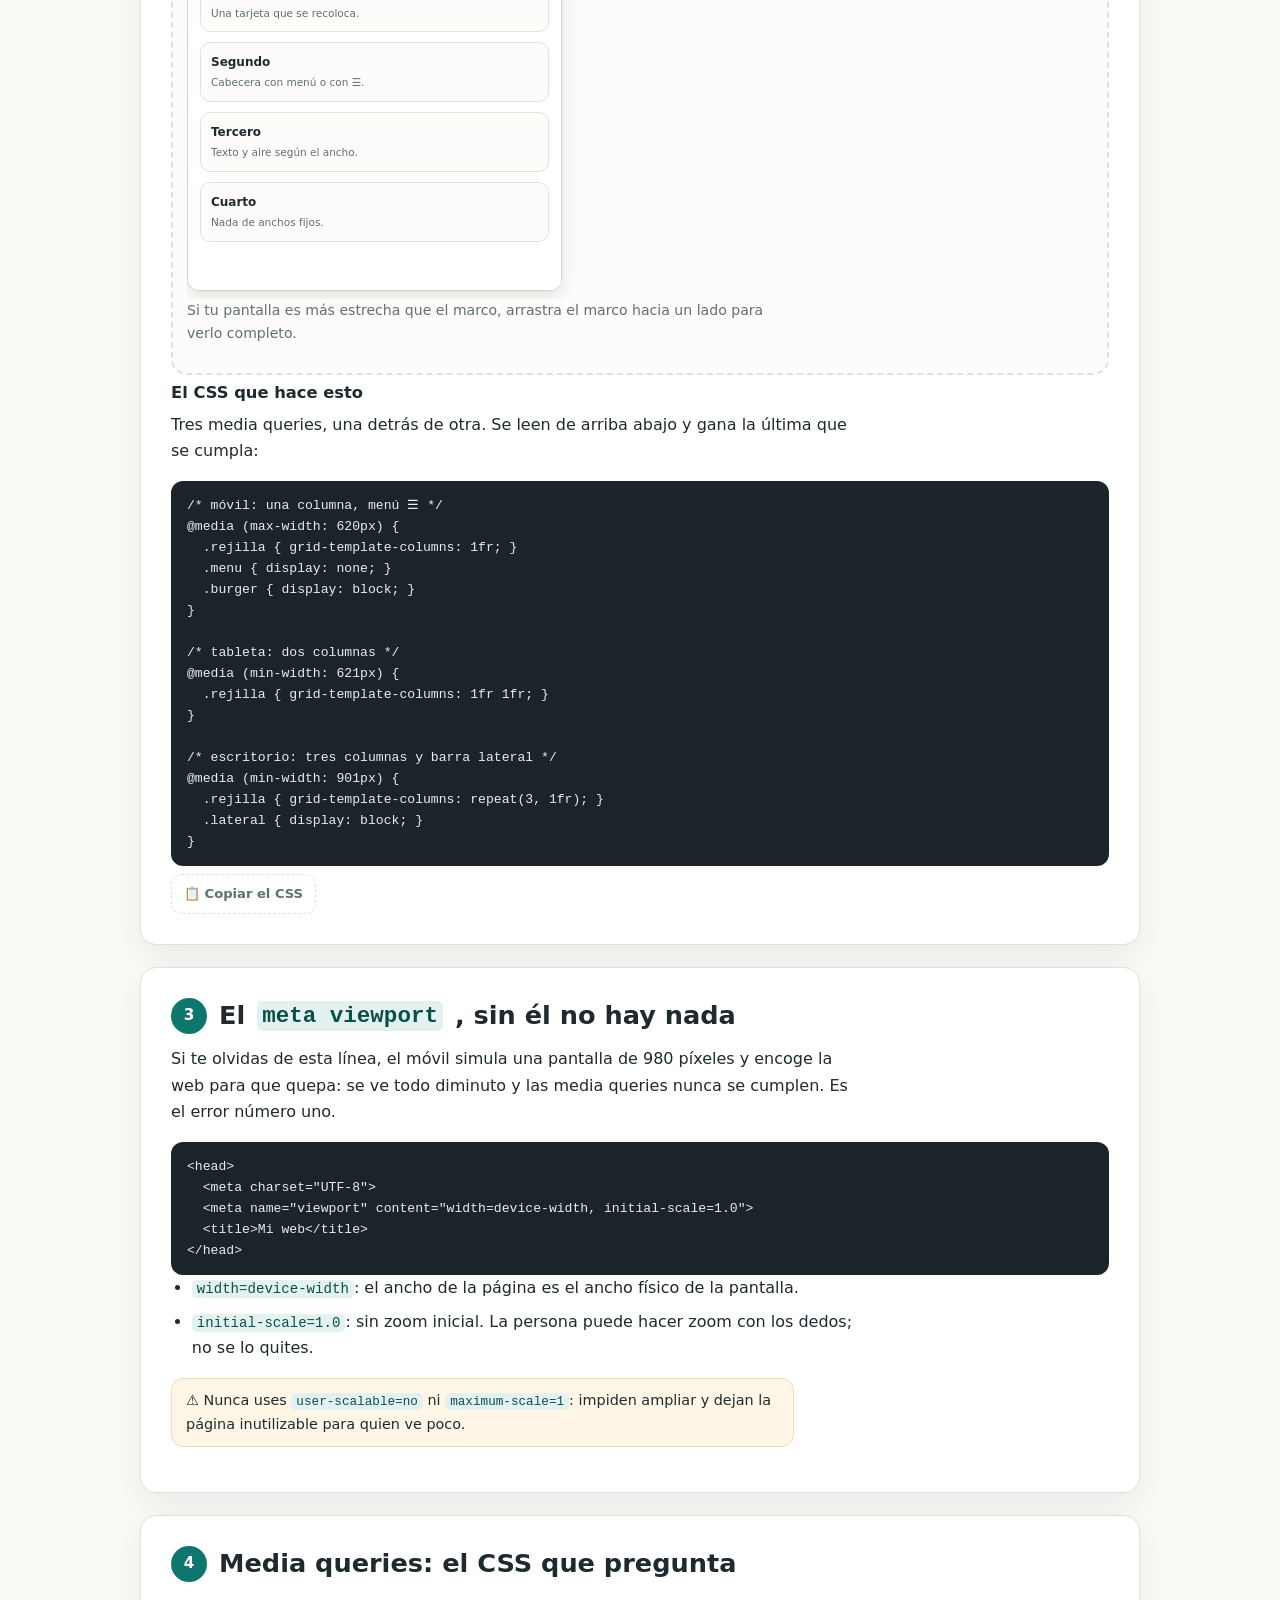
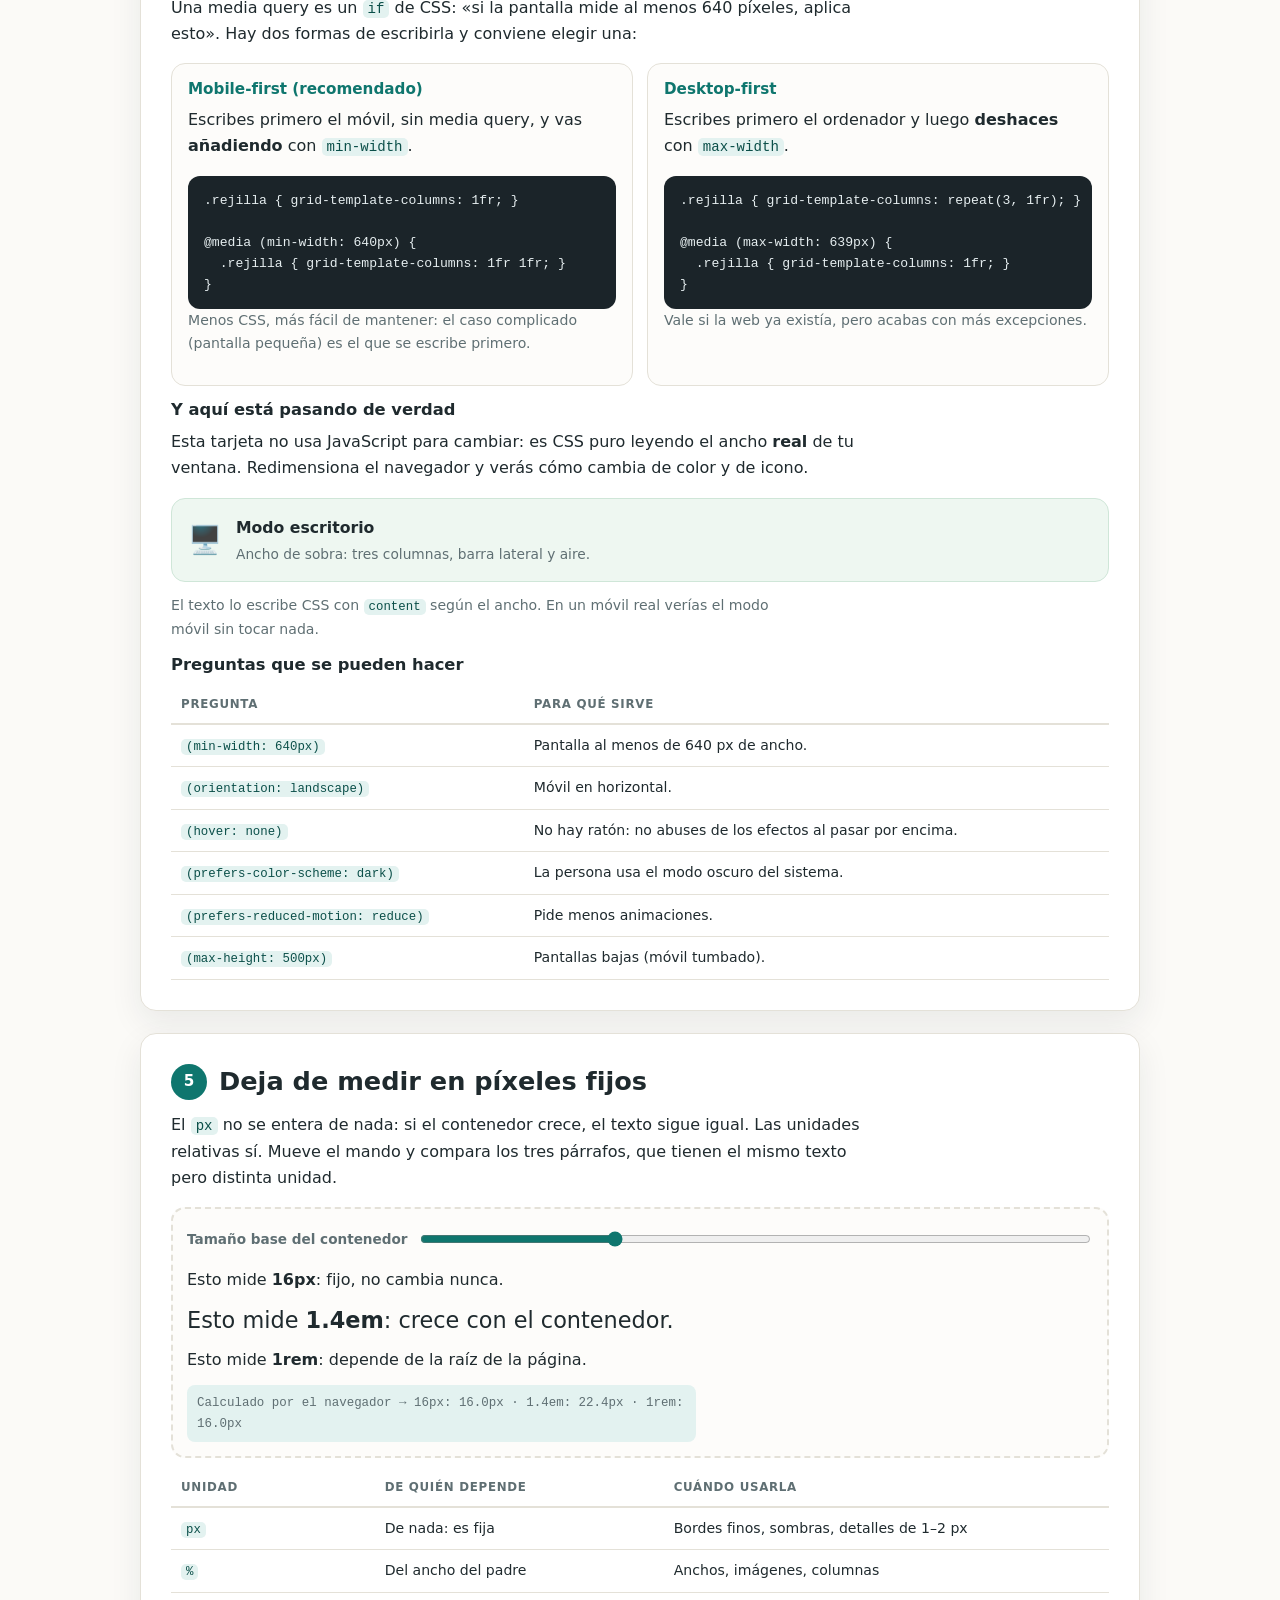
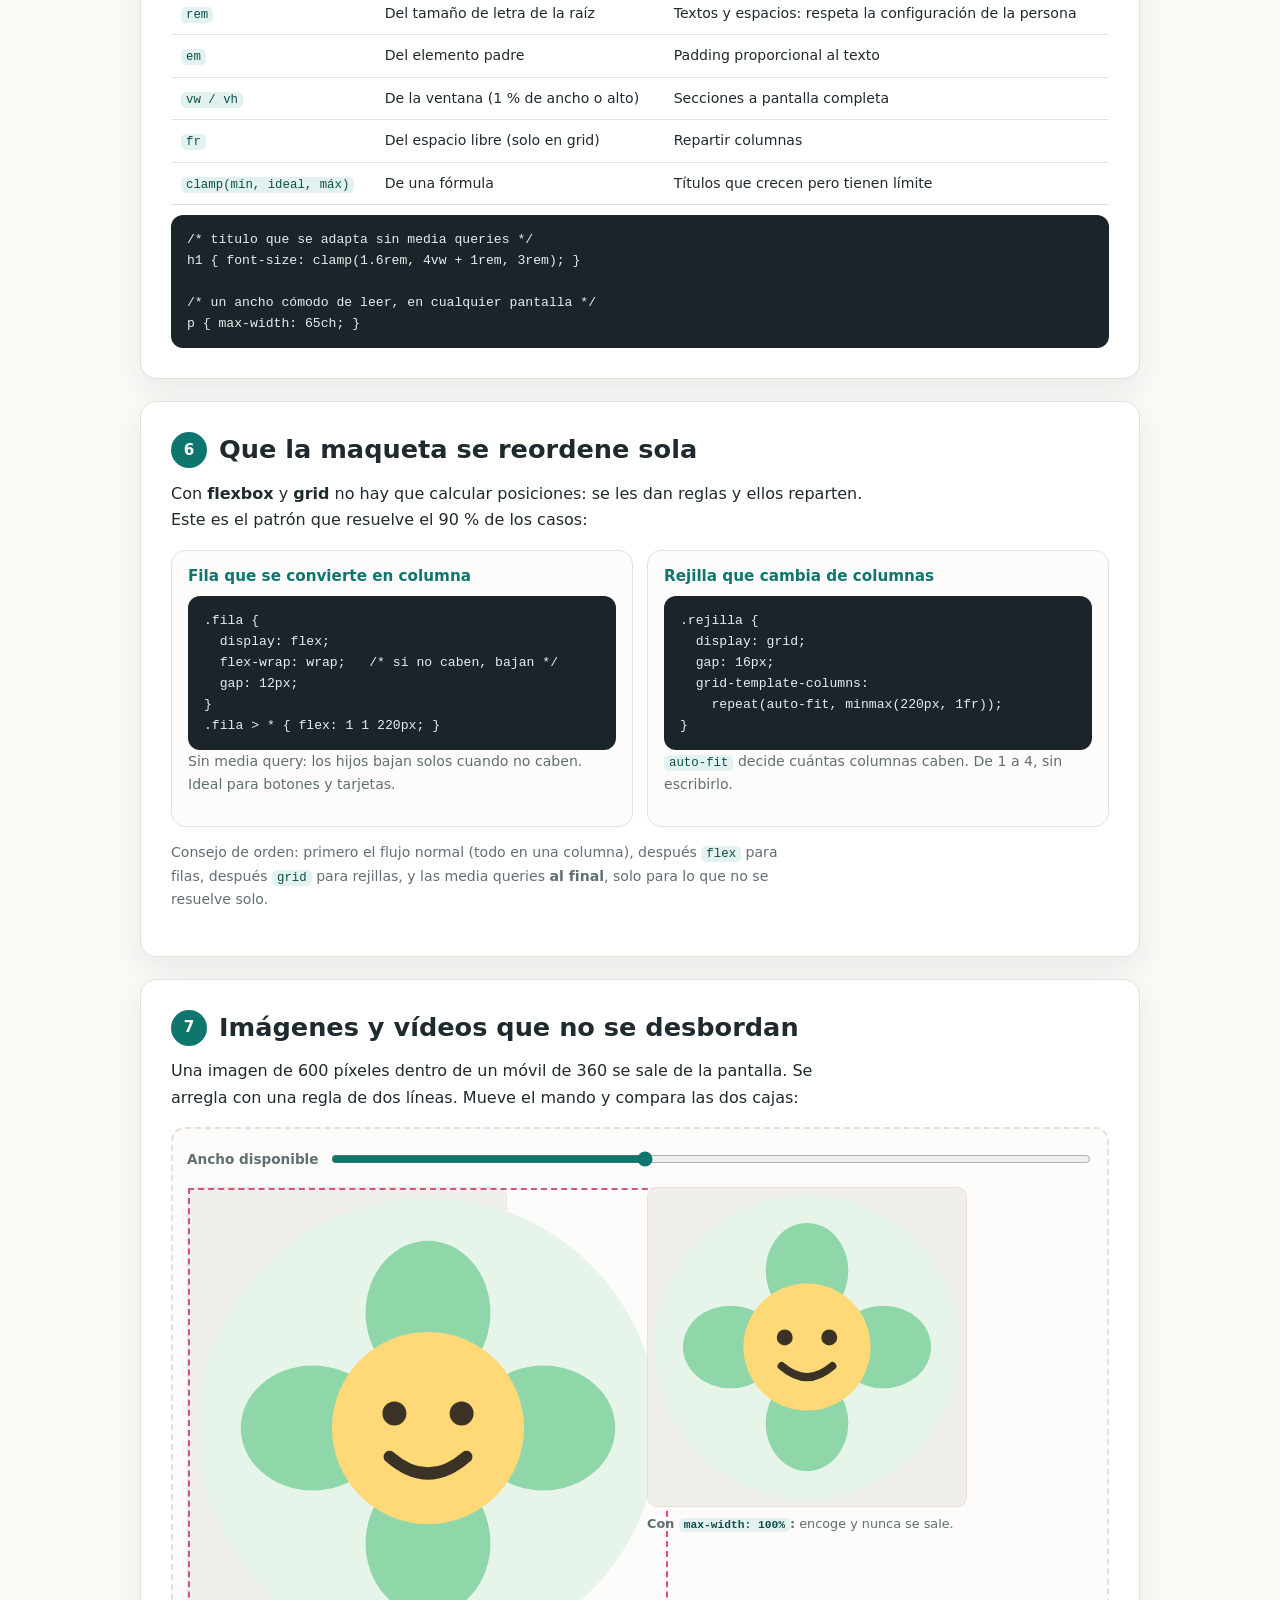
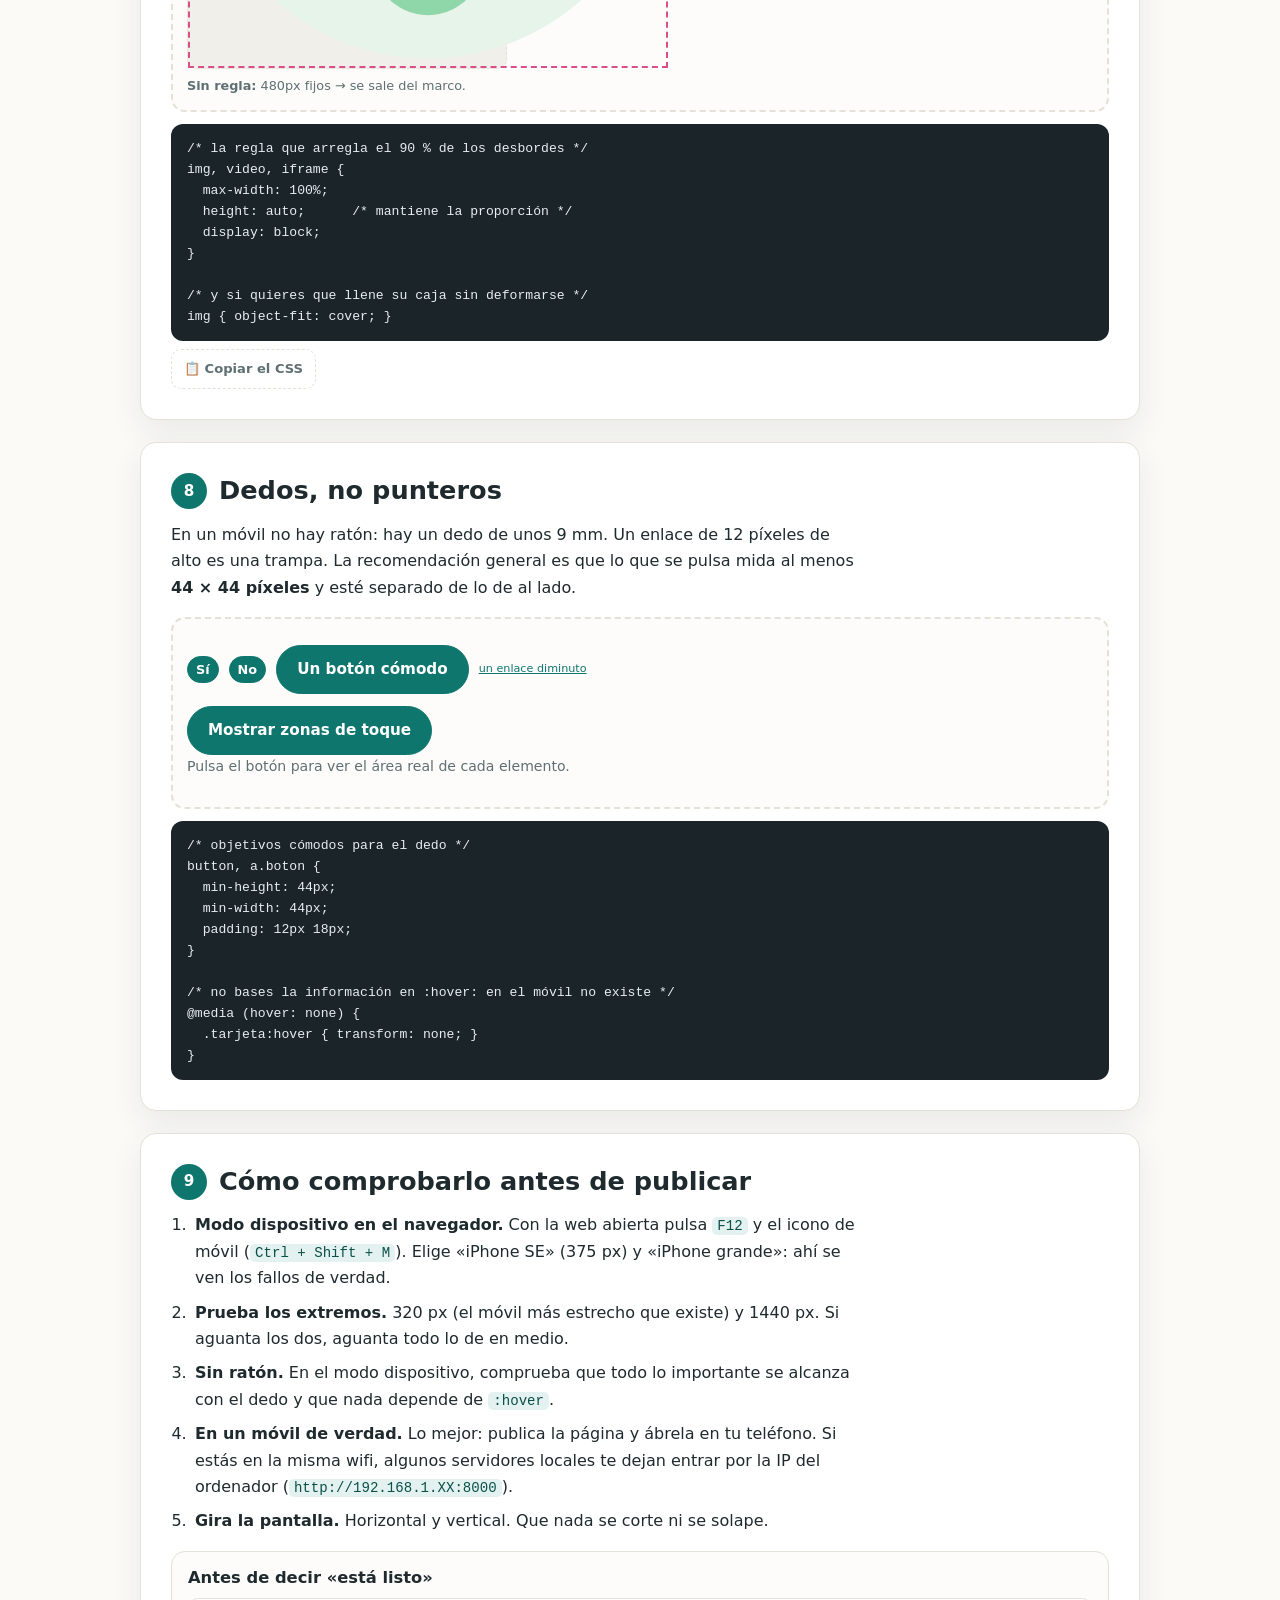
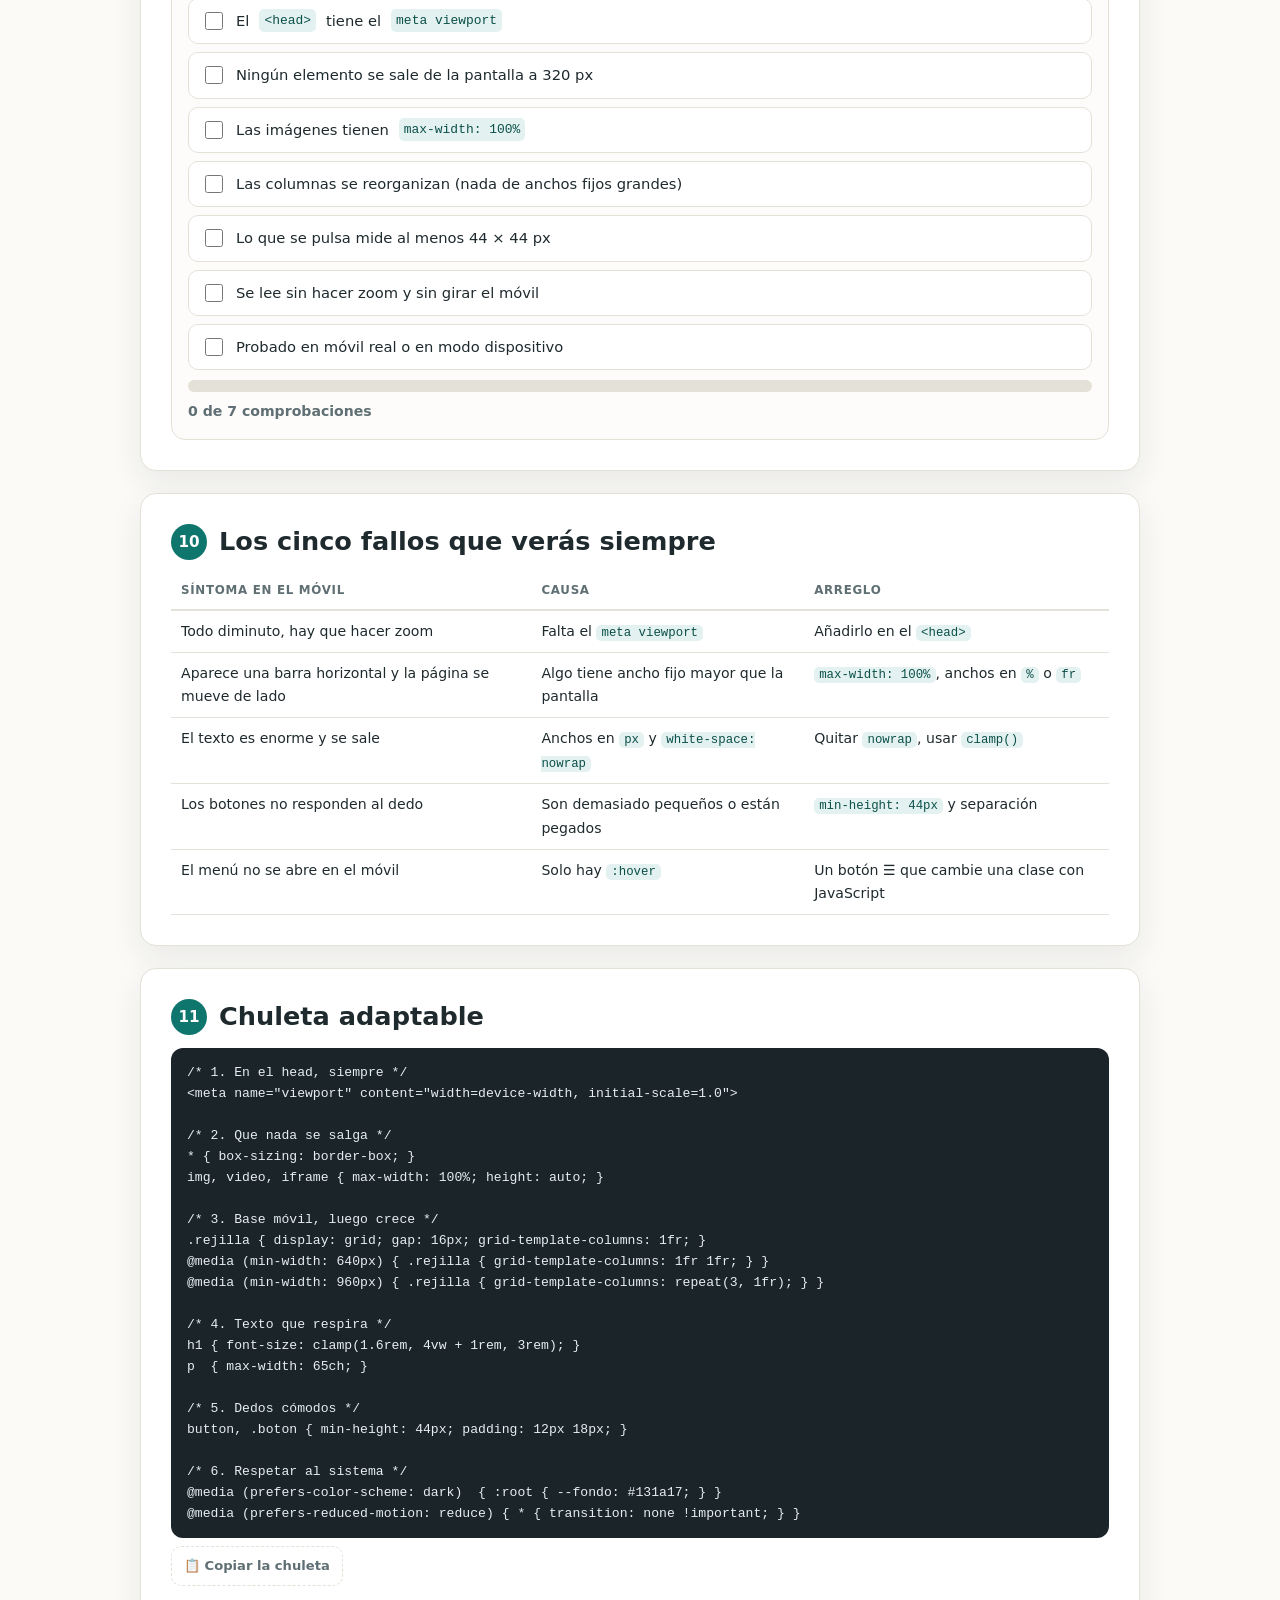
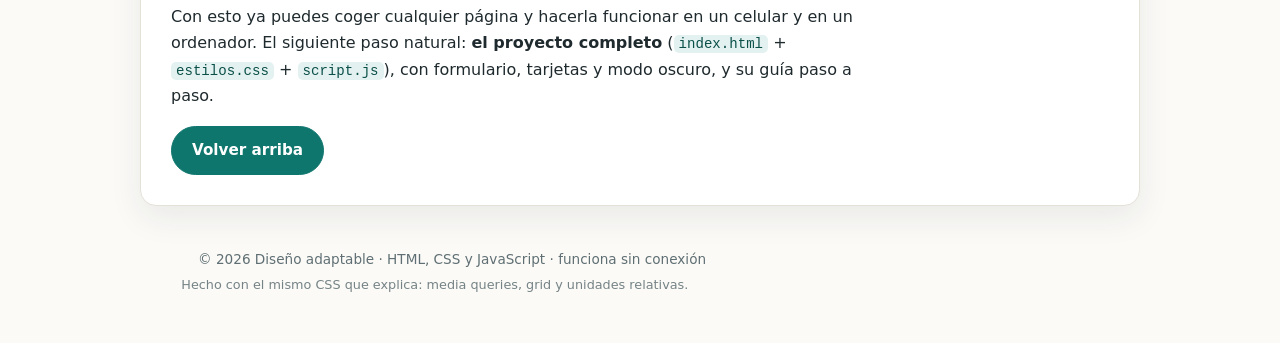
<file: diseno-adaptable-todo-en-uno.html>
<!DOCTYPE html>
<html lang="es">
<head>
  <meta charset="UTF-8">
  <meta name="viewport" content="width=device-width, initial-scale=1.0">
  <title>Diseño adaptable · Tu web en móvil, tableta y ordenador</title>
  <meta name="description" content="Cómo hacer una página web con HTML, CSS y JavaScript que se vea bien en celulares y computadoras: explicación, demos interactivas y código.">
  <style>
/* =========================================================
   Diseño adaptable · estilos
   ---------------------------------------------------------
   La propia hoja es un ejemplo de lo que explica:
   unidades relativas, grid flexible y media queries.
   ========================================================= */

:root {
  --fondo: #fbfaf7;
  --papel: #ffffff;
  --texto: #1f2a2e;
  --tenue: #5f6f73;
  --acento: #0f766e;
  --acento-suave: #e3f2f0;
  --secundario: #b45309;
  --borde: #e4e1d8;
  --codigo: #1b2429;
  --codigo-texto: #e6eef0;
  --radio: 16px;
  --ancho: 1000px;
  --sombra: 0 12px 32px rgba(31, 42, 46, .08);
  --mono: "SF Mono", "JetBrains Mono", Consolas, "Courier New", monospace;
}

* { box-sizing: border-box; }
html { scroll-behavior: smooth; }

body {
  margin: 0;
  font-family: "Segoe UI", system-ui, -apple-system, "Helvetica Neue", sans-serif;
  font-size: 1rem;
  line-height: 1.65;
  color: var(--texto);
  background: var(--fondo);
  overflow-x: hidden;             /* nada de scroll lateral accidental */
}

h1, h2, h3 { line-height: 1.25; margin: 0 0 .5em; }
h1 { font-size: clamp(1.7rem, 4.4vw + .6rem, 2.9rem); letter-spacing: -.02em; }
h2 { font-size: clamp(1.25rem, 1.6vw + .9rem, 1.6rem); }
h3 { font-size: 1.02rem; }
p { margin: 0 0 1em; max-width: 68ch; }

a { color: var(--acento); }
code {
  font-family: var(--mono);
  font-size: .88em;
  background: var(--acento-suave);
  color: #0b4f49;
  padding: 1px 5px;
  border-radius: 5px;
}

.solo-lectores {
  position: absolute; width: 1px; height: 1px; overflow: hidden;
  clip: rect(0 0 0 0); white-space: nowrap;
}

a:focus-visible, button:focus-visible, input:focus-visible, label:focus-visible {
  outline: 3px solid var(--acento);
  outline-offset: 3px;
}

/* ---------------- Botones ---------------- */
.boton {
  display: inline-block;
  min-height: 44px;                    /* cómodo para el dedo */
  padding: 11px 20px;
  border: 1px solid var(--acento);
  border-radius: 999px;
  background: var(--acento);
  color: #fff;
  font: inherit; font-size: .95rem; font-weight: 700;
  text-decoration: none;
  cursor: pointer;
  transition: filter .15s, transform .12s;
}
.boton:hover { filter: brightness(1.08); text-decoration: none; }
.boton:active { transform: scale(.97); }

.boton.mini { min-height: 0; min-width: 0; padding: 2px 8px; font-size: .8rem; }
.enlace-mini { font-size: .7rem; }

.copiar {
  margin: 8px 0 0;
  padding: 8px 12px;
  min-height: 40px;
  border: 1px dashed var(--borde);
  border-radius: 10px;
  background: transparent;
  color: var(--tenue);
  font: inherit; font-size: .82rem; font-weight: 700;
  cursor: pointer;
}
.copiar:hover { color: var(--acento); border-color: var(--acento); }

.fila-botones { display: flex; flex-wrap: wrap; gap: 10px; align-items: center; margin: 12px 0; }

/* ---------------- Cabecera ---------------- */
.cabecera {
  position: sticky; top: 0; z-index: 30;
  display: flex; align-items: center; gap: 14px; flex-wrap: wrap;
  padding: 12px 18px;
  background: var(--papel);
  border-bottom: 1px solid var(--borde);
}

.logo { font-weight: 800; text-decoration: none; color: var(--texto); font-size: 1rem; }
.logo:hover { text-decoration: none; }

.nav { display: flex; align-items: center; gap: 14px; margin-left: auto; flex-wrap: wrap; }
.nav a { color: var(--tenue); font-weight: 600; font-size: .9rem; text-decoration: none; }
.nav a:hover { color: var(--acento); }

.menu-boton {
  display: none;
  margin-left: auto;
  min-height: 44px; min-width: 44px;
  border: 1px solid var(--borde);
  border-radius: 10px;
  background: var(--papel);
  color: var(--texto);
  font-size: 1.2rem; line-height: 1; cursor: pointer;
}

/* ---------------- Portada ---------------- */
.hero {
  max-width: var(--ancho);
  margin: 0 auto;
  padding: clamp(28px, 6vw, 64px) 18px 32px;
}
.hero .etiqueta {
  display: inline-block;
  margin: 0 0 12px;
  padding: 4px 12px;
  border-radius: 999px;
  background: var(--acento-suave);
  color: var(--acento);
  font-size: .76rem; font-weight: 800;
  letter-spacing: .06em; text-transform: uppercase;
}
.entrada { font-size: 1.06rem; color: var(--tenue); max-width: 62ch; }
h1 em { font-style: normal; color: var(--secundario); }

.medidor {
  margin-top: 22px;
  padding: 16px 18px;
  border: 1px solid var(--borde);
  border-left: 6px solid var(--acento);
  border-radius: 14px;
  background: var(--papel);
  box-shadow: var(--sombra);
  display: grid;
  gap: 6px;
}
.medidor-dato { display: flex; align-items: baseline; gap: 8px; }
.medidor-num {
  font-size: clamp(2rem, 8vw, 3rem);
  font-weight: 800;
  letter-spacing: -.03em;
  color: var(--acento);
  font-variant-numeric: tabular-nums;
}
.medidor-unidad { color: var(--tenue); font-size: .95rem; }
.medidor-modo {
  justify-self: start;
  padding: 3px 12px;
  border-radius: 999px;
  background: var(--acento-suave);
  color: var(--acento);
  font-weight: 800; font-size: .85rem;
}
.medidor-nota { margin: 4px 0 0; font-size: .86rem; color: var(--tenue); }

/* ---------------- Bloques ---------------- */
.bloque {
  max-width: var(--ancho);
  margin: 0 auto 22px;
  padding: clamp(18px, 3vw, 30px);
  background: var(--papel);
  border: 1px solid var(--borde);
  border-radius: var(--radio);
  box-shadow: var(--sombra);
  scroll-margin-top: 80px;
}
.bloque h2 { display: flex; align-items: center; gap: 12px; }
.num {
  flex: 0 0 auto;
  display: grid; place-items: center;
  width: 36px; height: 36px;
  border-radius: 50%;
  background: var(--acento);
  color: #fff;
  font-size: .95rem; font-weight: 800;
}

.lista, .lista-numerada { margin: 0 0 1em; padding-left: 1.3em; max-width: 68ch; }
.lista li, .lista-numerada li { margin-bottom: .5em; }
.lista-numerada li { padding-left: .2em; }

.nota { color: var(--tenue); font-size: .88rem; }
.aviso-caja {
  background: #fff6e8;
  border: 1px solid #f0dcb8;
  border-radius: 12px;
  padding: 10px 14px;
  font-size: .9rem;
  max-width: 68ch;
}
.cierre { margin-top: 18px; }

/* ---------------- Código ---------------- */
.codigo {
  margin: 10px 0 0;
  padding: 14px 16px;
  background: var(--codigo);
  color: var(--codigo-texto);
  border-radius: 12px;
  overflow-x: auto;
  font-family: var(--mono);
  font-size: .82rem;
  line-height: 1.6;
  white-space: pre;
  tab-size: 2;
}
.codigo code { background: none; color: inherit; padding: 0; font-size: inherit; }

/* ---------------- Pilares ---------------- */
.pilares {
  display: grid;
  grid-template-columns: repeat(auto-fit, minmax(230px, 1fr));
  gap: 14px;
  margin-top: 16px;
}
.pilar {
  padding: 16px;
  border: 1px solid var(--borde);
  border-radius: 14px;
  background: #fdfcfa;
}
.pilar h3 { color: var(--acento); font-size: .95rem; }

/* ---------------- Simulador ---------------- */
.simulador {
  margin: 16px 0 8px;
  padding: 14px;
  border: 2px dashed var(--borde);
  border-radius: 16px;
  background: #fdfcfa;
}
.simulador-cab { display: grid; gap: 12px; }
.fila-presets { display: flex; flex-wrap: wrap; gap: 8px; }
.preset {
  min-height: 44px;
  padding: 9px 14px;
  border: 1px solid var(--borde);
  border-radius: 10px;
  background: var(--papel);
  color: var(--texto);
  font: inherit; font-size: .85rem; font-weight: 700;
  cursor: pointer;
}
.preset:hover { border-color: var(--acento); color: var(--acento); }
.preset[aria-pressed="true"] {
  background: var(--acento); border-color: var(--acento); color: #fff;
}
.preset.activo { background: var(--acento); border-color: var(--acento); color: #fff; }

.mando { display: flex; align-items: center; gap: 10px; flex-wrap: wrap; }
.mando-texto { font-size: .85rem; font-weight: 700; color: var(--tenue); }
.mando input[type="range"] {
  flex: 1 1 200px;
  min-width: 140px;
  accent-color: var(--acento);
  height: 28px;
}

.simulador-estado { display: flex; flex-wrap: wrap; gap: 8px; margin: 12px 0; }
.pastilla {
  padding: 4px 11px;
  border-radius: 999px;
  background: var(--acento-suave);
  color: var(--acento);
  font-family: var(--mono);
  font-size: .78rem;
  font-weight: 700;
}
.pastilla.modo { background: #fef3c7; color: #92400e; }
.pastilla.regla { background: #eef2f7; color: #35506b; }

.marco-scroll {
  overflow-x: auto;
  padding-bottom: 8px;
}
.marco {
  width: 375px;                       /* lo cambia JavaScript */
  max-width: none;
  height: 400px;
  border: 1px solid #d5d2c8;
  border-radius: 12px;
  overflow: hidden;
  background: #fff;
  box-shadow: 0 6px 18px rgba(31, 42, 46, .12);
  transition: width .12s linear;
}
.lienzo { display: block; width: 100%; height: 100%; border: 0; }

/* ---------------- Comparativa ---------------- */
.comparativa {
  display: grid;
  grid-template-columns: repeat(auto-fit, minmax(260px, 1fr));
  gap: 14px;
  margin: 14px 0;
}
.comparativa-caja {
  padding: 16px;
  border: 1px solid var(--borde);
  border-radius: 14px;
  background: #fdfcfa;
}
.comparativa-caja h3 { font-size: .95rem; color: var(--acento); }

/* ---------------- Demo: CSS real ---------------- */
.demo-real {
  display: flex;
  align-items: center;
  gap: 14px;
  margin: 12px 0;
  padding: 16px;
  border: 1px solid #cfe6d8;
  border-radius: 14px;
  background: #eef7f1;
  transition: background .2s, border-color .2s;
}
.demo-real-icono::before { content: "🖥️"; font-size: 1.7rem; }
.demo-real strong { display: block; font-size: .98rem; }
.demo-real p { margin: 2px 0 0; font-size: .86rem; color: var(--tenue); max-width: 46ch; }

@media (max-width: 639px) {
  .demo-real { background: #fff4e5; border-color: #f0d9b5; }
  .demo-real-icono::before { content: "📱"; }
}
@media (min-width: 640px) and (max-width: 899px) {
  .demo-real { background: #eef2ff; border-color: #cfd8f5; }
  .demo-real-icono::before { content: "📲"; }
}

/* ---------------- Demo: unidades ---------------- */
.demo-unidades {
  margin: 12px 0;
  padding: 14px;
  border: 2px dashed var(--borde);
  border-radius: 14px;
  background: #fdfcfa;
}
.unidades-caja { margin: 12px 0; font-size: 16px; }
.unidades-caja p { margin: 0 0 8px; }
.u-px { font-size: 16px; }
.u-em { font-size: 1.4em; }
.u-rem { font-size: 1rem; }
.medidas {
  font-family: var(--mono);
  font-size: .78rem;
  color: var(--tenue);
  margin: 0;
  background: var(--acento-suave);
  border-radius: 8px;
  padding: 8px 10px;
  overflow-x: auto;
}

/* ---------------- Demo: imágenes ---------------- */
.demo-imagenes {
  margin: 12px 0;
  padding: 14px;
  border: 2px dashed var(--borde);
  border-radius: 14px;
  background: #fdfcfa;
}
.imagenes-par {
  display: grid;
  grid-template-columns: repeat(auto-fit, minmax(160px, 1fr));
  gap: 14px;
  margin-top: 12px;
}
.imagen-caja { margin: 0; }
.imagen-marco {
  width: 320px;
  max-width: 100%;
  overflow: hidden;
  border: 1px solid var(--borde);
  border-radius: 10px;
  background: #f1efea;
  transition: width .12s linear;
}
.imagen-marco img { display: block; }
.imagen-marco img.fluida { max-width: 100%; height: auto; }
/* el caso malo: sin max-width, la imagen conserva su tamaño y se sale */
.imagen-marco.sin-regla { overflow: visible; border-style: dashed; }
.imagen-marco.sin-regla img { outline: 2px dashed #d94f8a; outline-offset: -2px; }
figcaption { font-size: .8rem; color: var(--tenue); margin-top: 6px; }

/* ---------------- Demo: toque ---------------- */
.demo-toque {
  margin: 12px 0;
  padding: 14px;
  border: 2px dashed var(--borde);
  border-radius: 14px;
  background: #fdfcfa;
}
.demo-toque.zonas button,
.demo-toque.zonas a {
  outline: 2px dashed #d94f8a;
  outline-offset: 5px;
}

/* ---------------- Tablas ---------------- */
.tabla-caja { overflow-x: auto; margin-top: 12px; }
.tabla { width: 100%; border-collapse: collapse; font-size: .88rem; min-width: 480px; }
.tabla th {
  text-align: left; padding: 8px 10px;
  border-bottom: 2px solid var(--borde);
  font-size: .74rem; text-transform: uppercase; letter-spacing: .06em;
  color: var(--tenue);
}
.tabla td { padding: 9px 10px; border-bottom: 1px solid var(--borde); vertical-align: top; }

/* ---------------- Checklist ---------------- */
.checklist-caja {
  margin-top: 16px;
  padding: 16px;
  border: 1px solid var(--borde);
  border-radius: 14px;
  background: #fdfcfa;
}
.checklist { list-style: none; margin: 10px 0; padding: 0; display: grid; gap: 8px; }
.checklist label {
  display: flex; gap: 10px; align-items: flex-start;
  cursor: pointer; font-size: .92rem;
  padding: 10px 12px;
  border: 1px solid var(--borde);
  border-radius: 10px;
  background: var(--papel);
}
.checklist input { width: 18px; height: 18px; margin-top: 3px; accent-color: var(--acento); flex: 0 0 auto; }
.checklist li.hecho label { background: var(--acento-suave); border-color: var(--acento); }

.barra { height: 12px; border-radius: 999px; background: var(--borde); overflow: hidden; margin-top: 10px; }
.barra span {
  display: block; height: 100%; width: 0;
  background: var(--acento);
  border-radius: 999px;
  transition: width .3s;
}
.progreso-texto { margin: 8px 0 0; font-size: .88rem; font-weight: 700; color: var(--tenue); }

/* ---------------- Pie y aviso ---------------- */
.pie {
  max-width: var(--ancho);
  margin: 0 auto;
  padding: 20px 18px 44px;
  text-align: center;
  color: var(--tenue);
  font-size: .85rem;
}
.pie p { margin: 0 0 4px; }
.pie-nota { font-size: .8rem; opacity: .85; }

.brindis {
  position: fixed;
  left: 50%; bottom: 20px;
  transform: translate(-50%, 150%);
  padding: 11px 18px;
  border-radius: 999px;
  background: var(--texto);
  color: var(--fondo);
  font-size: .85rem; font-weight: 700;
  box-shadow: 0 12px 30px rgba(0, 0, 0, .25);
  transition: transform .3s;
  z-index: 60;
  pointer-events: none;
}
.brindis.visible { transform: translate(-50%, 0); }

/* ---------------- Responsive de esta misma página ---------------- */
@media (max-width: 899px) {
  .bloque { margin-left: 12px; margin-right: 12px; }
}

@media (max-width: 760px) {
  .menu-boton { display: block; }
  .nav {
    display: none;
    flex-direction: column;
    align-items: stretch;
    gap: 4px;
    width: 100%;
    margin-top: 6px;
    padding-top: 10px;
    border-top: 1px solid var(--borde);
  }
  .nav.abierto { display: flex; }
  .nav a {
    min-height: 44px;
    display: flex; align-items: center;
    padding: 6px 4px;
  }
  .bloque { scroll-margin-top: 120px; }
  .medidor { padding: 14px; }
  .marco { height: 360px; }
}

@media (max-width: 420px) {
  body { font-size: .96rem; }
  .bloque { padding: 16px 14px; }
  .bloque h2 { gap: 9px; }
  .num { width: 30px; height: 30px; font-size: .82rem; }
}

@media (prefers-reduced-motion: reduce) {
  * { transition: none !important; animation: none !important; }
  html { scroll-behavior: auto; }
}

</style>
</head>
<body>

  <!-- ================= CABECERA ================= -->
  <header class="cabecera">
    <a class="logo" href="#inicio">📐 <span>Diseño adaptable</span></a>

    <button class="menu-boton" id="menuBoton" aria-expanded="false" aria-controls="nav">
      <span aria-hidden="true">☰</span>
      <span class="solo-lectores">Abrir menú</span>
    </button>

    <nav class="nav" id="nav">
      <a href="#idea">La idea</a>
      <a href="#simulador">Simulador</a>
      <a href="#media-queries">Media queries</a>
      <a href="#unidades">Unidades</a>
      <a href="#imagenes">Imágenes</a>
      <a href="#toque">Toque</a>
      <a href="#probar">Probar</a>
      <a href="#chuleta">Chuleta</a>
    </nav>
  </header>

  <main>

    <!-- ================= PORTADA ================= -->
    <section class="hero" id="inicio">
      <p class="etiqueta">HTML + CSS + JavaScript · tutorial con demos</p>
      <h1>Que tu web se vea bien en el móvil <em>y</em> en el ordenador</h1>
      <p class="entrada">
        Una misma página tiene que caber en una pantalla de 320 píxeles y aprovechar una de 1600.
        Eso se llama <strong>diseño adaptable</strong> (responsive) y se hace con tres piezas: el
        <code>meta viewport</code>, las <strong>media queries</strong> y un maquetado
        <strong>flexible</strong>. Aquí lo ves explicado y funcionando.
      </p>

      <div class="medidor" aria-live="polite">
        <div class="medidor-dato">
          <span class="medidor-num" id="anchoReal">—</span>
          <span class="medidor-unidad">px de ancho</span>
        </div>
        <div class="medidor-modo" id="modoReal">calculando…</div>
        <p class="medidor-nota">Esto mide <strong>tu ventana ahora mismo</strong>. Estrecha el navegador (o gira el móvil) y mira cómo cambia.</p>
      </div>
    </section>

    <!-- ================= 1. LA IDEA ================= -->
    <section class="bloque" id="idea">
      <h2><span class="num">1</span> La idea en tres piezas</h2>
      <p>
        El móvil no es «un ordenador pequeño»: es otra pantalla, con otro ancho, otro dedo y a veces
        sin ratón. Para que la web funcione en las dos hay que dejar de pensar en píxeles fijos y
        pensar en reglas.
      </p>

      <div class="pilares">
        <article class="pilar">
          <h3>1 · Que el móvil no haga zoom</h3>
          <p>Una línea en el <code>&lt;head&gt;</code> le dice al móvil «usa el ancho real de la pantalla».</p>
          <pre class="codigo"><code>&lt;meta name="viewport"
      content="width=device-width,
               initial-scale=1.0"&gt;</code></pre>
        </article>

        <article class="pilar">
          <h3>2 · Que el CSS pregunte</h3>
          <p>Las <strong>media queries</strong> aplican estilos solo si la pantalla mide más o menos de X.</p>
          <pre class="codigo"><code>@media (min-width: 640px) {
  .rejilla { grid-template-columns:
             repeat(2, 1fr); }
}</code></pre>
        </article>

        <article class="pilar">
          <h3>3 · Que nada tenga ancho fijo</h3>
          <p>Flecos, rejillas y textos en <code>%</code>, <code>rem</code> y <code>fr</code>: se adaptan solos.</p>
          <pre class="codigo"><code>.rejilla {
  display: grid;
  grid-template-columns:
    repeat(auto-fit, minmax(220px, 1fr));
}</code></pre>
        </article>
      </div>
    </section>

    <!-- ================= 2. SIMULADOR ================= -->
    <section class="bloque" id="simulador">
      <h2><span class="num">2</span> Simulador: la misma web en todos los tamaños</h2>
      <p>
        Aquí abajo hay <strong>una web de verdad dentro de un marco</strong>. Mueve el mando y cambia
        su ancho: las media queries de dentro se disparan igual que en un móvil real. Mira la barra de
        navegación, el número de columnas y el texto.
      </p>

      <div class="simulador">
        <div class="simulador-cab">
          <div class="fila-presets" role="group" aria-label="Tamaños de pantalla">
            <button class="preset" data-ancho="375" type="button">📱 Móvil · 375</button>
            <button class="preset" data-ancho="768" type="button">📲 Tableta · 768</button>
            <button class="preset" data-ancho="1024" type="button">💻 Portátil · 1024</button>
          </div>

          <label class="mando">
            <span class="mando-texto">Ancho de la pantalla</span>
            <input type="range" id="mandoAncho" min="320" max="1024" step="1" value="375">
          </label>
        </div>

        <div class="simulador-estado">
          <span class="pastilla" id="pastillaAncho">375 px</span>
          <span class="pastilla modo" id="pastillaModo">Móvil</span>
          <span class="pastilla regla" id="pastillaRegla">@media (max-width: 620px)</span>
        </div>

        <div class="marco-scroll">
          <div class="marco" id="marco">
            <iframe id="lienzo" title="Web de ejemplo dentro del simulador" class="lienzo"></iframe>
          </div>
        </div>
        <p class="nota">Si tu pantalla es más estrecha que el marco, arrastra el marco hacia un lado para verlo completo.</p>
      </div>

      <h3>El CSS que hace esto</h3>
      <p>Tres media queries, una detrás de otra. Se leen de arriba abajo y gana la última que se cumpla:</p>
      <pre class="codigo con-copiar"><code id="codigoSimulador">/* móvil: una columna, menú ☰ */
@media (max-width: 620px) {
  .rejilla { grid-template-columns: 1fr; }
  .menu { display: none; }
  .burger { display: block; }
}

/* tableta: dos columnas */
@media (min-width: 621px) {
  .rejilla { grid-template-columns: 1fr 1fr; }
}

/* escritorio: tres columnas y barra lateral */
@media (min-width: 901px) {
  .rejilla { grid-template-columns: repeat(3, 1fr); }
  .lateral { display: block; }
}</code></pre>
      <button class="copiar" data-copiar="codigoSimulador" type="button">📋 Copiar el CSS</button>
    </section>

    <!-- ================= 3. VIEWPORT ================= -->
    <section class="bloque" id="viewport">
      <h2><span class="num">3</span> El <code>meta viewport</code>, sin él no hay nada</h2>
      <p>
        Si te olvidas de esta línea, el móvil simula una pantalla de 980 píxeles y encoge la web para
        que quepa: se ve todo diminuto y las media queries nunca se cumplen. Es el error número uno.
      </p>
      <pre class="codigo"><code>&lt;head&gt;
  &lt;meta charset="UTF-8"&gt;
  &lt;meta name="viewport" content="width=device-width, initial-scale=1.0"&gt;
  &lt;title&gt;Mi web&lt;/title&gt;
&lt;/head&gt;</code></pre>
      <ul class="lista">
        <li><code>width=device-width</code>: el ancho de la página es el ancho físico de la pantalla.</li>
        <li><code>initial-scale=1.0</code>: sin zoom inicial. La persona puede hacer zoom con los dedos; no se lo quites.</li>
      </ul>
      <p class="aviso-caja">
        ⚠️ Nunca uses <code>user-scalable=no</code> ni <code>maximum-scale=1</code>: impiden ampliar y
        dejan la página inutilizable para quien ve poco.
      </p>
    </section>

    <!-- ================= 4. MEDIA QUERIES ================= -->
    <section class="bloque" id="media-queries">
      <h2><span class="num">4</span> Media queries: el CSS que pregunta</h2>
      <p>
        Una media query es un <code>if</code> de CSS: «si la pantalla mide al menos 640 píxeles, aplica
        esto». Hay dos formas de escribirla y conviene elegir una:
      </p>

      <div class="comparativa">
        <div class="comparativa-caja">
          <h3>Mobile-first (recomendado)</h3>
          <p>Escribes primero el móvil, sin media query, y vas <strong>añadiendo</strong> con <code>min-width</code>.</p>
          <pre class="codigo"><code>.rejilla { grid-template-columns: 1fr; }

@media (min-width: 640px) {
  .rejilla { grid-template-columns: 1fr 1fr; }
}</code></pre>
          <p class="nota">Menos CSS, más fácil de mantener: el caso complicado (pantalla pequeña) es el que se escribe primero.</p>
        </div>

        <div class="comparativa-caja">
          <h3>Desktop-first</h3>
          <p>Escribes primero el ordenador y luego <strong>deshaces</strong> con <code>max-width</code>.</p>
          <pre class="codigo"><code>.rejilla { grid-template-columns: repeat(3, 1fr); }

@media (max-width: 639px) {
  .rejilla { grid-template-columns: 1fr; }
}</code></pre>
          <p class="nota">Vale si la web ya existía, pero acabas con más excepciones.</p>
        </div>
      </div>

      <h3>Y aquí está pasando de verdad</h3>
      <p>
        Esta tarjeta no usa JavaScript para cambiar: es CSS puro leyendo el ancho <strong>real</strong>
        de tu ventana. Redimensiona el navegador y verás cómo cambia de color y de icono.
      </p>

      <div class="demo-real" id="demoReal">
        <span class="demo-real-icono" aria-hidden="true"></span>
        <div>
          <strong id="demoRealTitulo">Modo escritorio</strong>
          <p id="demoRealTexto">Ancho de sobra: el contenido va a lo ancho y con aire.</p>
        </div>
      </div>

      <p class="nota">
        El texto lo escribe CSS con <code>content</code> según el ancho. En un móvil real verías el
        modo móvil sin tocar nada.
      </p>

      <h3>Preguntas que se pueden hacer</h3>
      <div class="tabla-caja">
        <table class="tabla">
          <thead><tr><th>Pregunta</th><th>Para qué sirve</th></tr></thead>
          <tbody>
            <tr><td><code>(min-width: 640px)</code></td><td>Pantalla al menos de 640 px de ancho.</td></tr>
            <tr><td><code>(orientation: landscape)</code></td><td>Móvil en horizontal.</td></tr>
            <tr><td><code>(hover: none)</code></td><td>No hay ratón: no abuses de los efectos al pasar por encima.</td></tr>
            <tr><td><code>(prefers-color-scheme: dark)</code></td><td>La persona usa el modo oscuro del sistema.</td></tr>
            <tr><td><code>(prefers-reduced-motion: reduce)</code></td><td>Pide menos animaciones.</td></tr>
            <tr><td><code>(max-height: 500px)</code></td><td>Pantallas bajas (móvil tumbado).</td></tr>
          </tbody>
        </table>
      </div>
    </section>

    <!-- ================= 5. UNIDADES ================= -->
    <section class="bloque" id="unidades">
      <h2><span class="num">5</span> Deja de medir en píxeles fijos</h2>
      <p>
        El <code>px</code> no se entera de nada: si el contenedor crece, el texto sigue igual. Las
        unidades relativas sí. Mueve el mando y compara los tres párrafos, que tienen el mismo texto
        pero distinta unidad.
      </p>

      <div class="demo-unidades">
        <label class="mando">
          <span class="mando-texto">Tamaño base del contenedor</span>
          <input type="range" id="mandoFuente" min="12" max="26" step="1" value="16">
        </label>

        <div class="unidades-caja" id="cajaUnidades">
          <p class="u-px">Esto mide <strong>16px</strong>: fijo, no cambia nunca.</p>
          <p class="u-em">Esto mide <strong>1.4em</strong>: crece con el contenedor.</p>
          <p class="u-rem">Esto mide <strong>1rem</strong>: depende de la raíz de la página.</p>
        </div>

        <p class="medidas" id="medidas">Calculando…</p>
      </div>

      <div class="tabla-caja">
        <table class="tabla">
          <thead><tr><th>Unidad</th><th>De quién depende</th><th>Cuándo usarla</th></tr></thead>
          <tbody>
            <tr><td><code>px</code></td><td>De nada: es fija</td><td>Bordes finos, sombras, detalles de 1–2 px</td></tr>
            <tr><td><code>%</code></td><td>Del ancho del padre</td><td>Anchos, imágenes, columnas</td></tr>
            <tr><td><code>rem</code></td><td>Del tamaño de letra de la raíz</td><td>Textos y espacios: respeta la configuración de la persona</td></tr>
            <tr><td><code>em</code></td><td>Del elemento padre</td><td>Padding proporcional al texto</td></tr>
            <tr><td><code>vw / vh</code></td><td>De la ventana (1 % de ancho o alto)</td><td>Secciones a pantalla completa</td></tr>
            <tr><td><code>fr</code></td><td>Del espacio libre (solo en grid)</td><td>Repartir columnas</td></tr>
            <tr><td><code>clamp(mín, ideal, máx)</code></td><td>De una fórmula</td><td>Títulos que crecen pero tienen límite</td></tr>
          </tbody>
        </table>
      </div>

      <pre class="codigo"><code>/* título que se adapta sin media queries */
h1 { font-size: clamp(1.6rem, 4vw + 1rem, 3rem); }

/* un ancho cómodo de leer, en cualquier pantalla */
p { max-width: 65ch; }</code></pre>
    </section>

    <!-- ================= 6. MAQUETADO ================= -->
    <section class="bloque" id="maquetado">
      <h2><span class="num">6</span> Que la maqueta se reordene sola</h2>
      <p>
        Con <strong>flexbox</strong> y <strong>grid</strong> no hay que calcular posiciones: se les dan
        reglas y ellos reparten. Este es el patrón que resuelve el 90 % de los casos:
      </p>

      <div class="comparativa">
        <div class="comparativa-caja">
          <h3>Fila que se convierte en columna</h3>
          <pre class="codigo"><code>.fila {
  display: flex;
  flex-wrap: wrap;   /* si no caben, bajan */
  gap: 12px;
}
.fila > * { flex: 1 1 220px; }</code></pre>
          <p class="nota">Sin media query: los hijos bajan solos cuando no caben. Ideal para botones y tarjetas.</p>
        </div>

        <div class="comparativa-caja">
          <h3>Rejilla que cambia de columnas</h3>
          <pre class="codigo"><code>.rejilla {
  display: grid;
  gap: 16px;
  grid-template-columns:
    repeat(auto-fit, minmax(220px, 1fr));
}</code></pre>
          <p class="nota"><code>auto-fit</code> decide cuántas columnas caben. De 1 a 4, sin escribirlo.</p>
        </div>
      </div>

      <p class="nota">
        Consejo de orden: primero el flujo normal (todo en una columna), después <code>flex</code> para
        filas, después <code>grid</code> para rejillas, y las media queries <strong>al final</strong>,
        solo para lo que no se resuelve solo.
      </p>
    </section>

    <!-- ================= 7. IMÁGENES ================= -->
    <section class="bloque" id="imagenes">
      <h2><span class="num">7</span> Imágenes y vídeos que no se desbordan</h2>
      <p>
        Una imagen de 600 píxeles dentro de un móvil de 360 se sale de la pantalla. Se arregla con una
        regla de dos líneas. Mueve el mando y compara las dos cajas:
      </p>

      <div class="demo-imagenes">
        <label class="mando">
          <span class="mando-texto">Ancho disponible</span>
          <input type="range" id="mandoImagen" min="180" max="520" step="10" value="320">
        </label>

        <div class="imagenes-par">
          <figure class="imagen-caja">
            <div class="imagen-marco sin-regla" id="marcoSin">
              <img src="[data-uri]" alt="Flor sonriente de ejemplo" width="480" height="480">
            </div>
            <figcaption><strong>Sin regla:</strong> 480px fijos → se sale del marco.</figcaption>
          </figure>

          <figure class="imagen-caja">
            <div class="imagen-marco" id="marcoCon">
              <img class="fluida" src="[data-uri]" alt="La misma flor, ahora adaptándose" width="480" height="480">
            </div>
            <figcaption><strong>Con <code>max-width: 100%</code>:</strong> encoge y nunca se sale.</figcaption>
          </figure>
        </div>
      </div>

      <pre class="codigo con-copiar"><code id="codigoImagenes">/* la regla que arregla el 90 % de los desbordes */
img, video, iframe {
  max-width: 100%;
  height: auto;      /* mantiene la proporción */
  display: block;
}

/* y si quieres que llene su caja sin deformarse */
img { object-fit: cover; }</code></pre>
      <button class="copiar" data-copiar="codigoImagenes" type="button">📋 Copiar el CSS</button>
    </section>

    <!-- ================= 8. TOQUE ================= -->
    <section class="bloque" id="toque">
      <h2><span class="num">8</span> Dedos, no punteros</h2>
      <p>
        En un móvil no hay ratón: hay un dedo de unos 9 mm. Un enlace de 12 píxeles de alto es una
        trampa. La recomendación general es que lo que se pulsa mida al menos
        <strong>44 × 44 píxeles</strong> y esté separado de lo de al lado.
      </p>

      <div class="demo-toque">
        <div class="fila-botones">
          <button class="boton mini" type="button">Sí</button>
          <button class="boton mini" type="button">No</button>
          <button class="boton" type="button">Un botón cómodo</button>
          <a class="enlace-mini" href="#toque">un enlace diminuto</a>
        </div>

        <button class="boton" id="botonZonas" aria-pressed="false" type="button">Mostrar zonas de toque</button>
        <p class="nota" id="notaZonas">Pulsa el botón para ver el área real de cada elemento.</p>
      </div>

      <pre class="codigo"><code>/* objetivos cómodos para el dedo */
button, a.boton {
  min-height: 44px;
  min-width: 44px;
  padding: 12px 18px;
}

/* no bases la información en :hover: en el móvil no existe */
@media (hover: none) {
  .tarjeta:hover { transform: none; }
}</code></pre>
    </section>

    <!-- ================= 9. PROBAR ================= -->
    <section class="bloque" id="probar">
      <h2><span class="num">9</span> Cómo comprobarlo antes de publicar</h2>
      <ol class="lista-numerada">
        <li>
          <strong>Modo dispositivo en el navegador.</strong> Con la web abierta pulsa <code>F12</code> y
          el icono de móvil (<code>Ctrl + Shift + M</code>). Elige «iPhone SE» (375 px) y «iPhone
          grande»: ahí se ven los fallos de verdad.
        </li>
        <li>
          <strong>Prueba los extremos.</strong> 320 px (el móvil más estrecho que existe) y 1440 px.
          Si aguanta los dos, aguanta todo lo de en medio.
        </li>
        <li>
          <strong>Sin ratón.</strong> En el modo dispositivo, comprueba que todo lo importante se
          alcanza con el dedo y que nada depende de <code>:hover</code>.
        </li>
        <li>
          <strong>En un móvil de verdad.</strong> Lo mejor: publica la página y ábrela en tu teléfono.
          Si estás en la misma wifi, algunos servidores locales te dejan entrar por la IP del
          ordenador (<code>http://192.168.1.XX:8000</code>).
        </li>
        <li>
          <strong>Gira la pantalla.</strong> Horizontal y vertical. Que nada se corte ni se solape.
        </li>
      </ol>

      <div class="checklist-caja">
        <h3>Antes de decir «está listo»</h3>
        <ul class="checklist" id="checklist">
          <li><label><input type="checkbox" data-paso="1"> El <code>&lt;head&gt;</code> tiene el <code>meta viewport</code></label></li>
          <li><label><input type="checkbox" data-paso="2"> Ningún elemento se sale de la pantalla a 320 px</label></li>
          <li><label><input type="checkbox" data-paso="3"> Las imágenes tienen <code>max-width: 100%</code></label></li>
          <li><label><input type="checkbox" data-paso="4"> Las columnas se reorganizan (nada de anchos fijos grandes)</label></li>
          <li><label><input type="checkbox" data-paso="5"> Lo que se pulsa mide al menos 44 × 44 px</label></li>
          <li><label><input type="checkbox" data-paso="6"> Se lee sin hacer zoom y sin girar el móvil</label></li>
          <li><label><input type="checkbox" data-paso="7"> Probado en móvil real o en modo dispositivo</label></li>
        </ul>
        <div class="barra"><span id="barraRelleno"></span></div>
        <p class="progreso-texto" id="progresoTexto">0 de 7 comprobaciones</p>
      </div>
    </section>

    <!-- ================= 10. ERRORES ================= -->
    <section class="bloque" id="errores">
      <h2><span class="num">10</span> Los cinco fallos que verás siempre</h2>
      <div class="tabla-caja">
        <table class="tabla">
          <thead><tr><th>Síntoma en el móvil</th><th>Causa</th><th>Arreglo</th></tr></thead>
          <tbody>
            <tr><td>Todo diminuto, hay que hacer zoom</td><td>Falta el <code>meta viewport</code></td><td>Añadirlo en el <code>&lt;head&gt;</code></td></tr>
            <tr><td>Aparece una barra horizontal y la página se mueve de lado</td><td>Algo tiene ancho fijo mayor que la pantalla</td><td><code>max-width: 100%</code>, anchos en <code>%</code> o <code>fr</code></td></tr>
            <tr><td>El texto es enorme y se sale</td><td>Anchos en <code>px</code> y <code>white-space: nowrap</code></td><td>Quitar <code>nowrap</code>, usar <code>clamp()</code></td></tr>
            <tr><td>Los botones no responden al dedo</td><td>Son demasiado pequeños o están pegados</td><td><code>min-height: 44px</code> y separación</td></tr>
            <tr><td>El menú no se abre en el móvil</td><td>Solo hay <code>:hover</code></td><td>Un botón ☰ que cambie una clase con JavaScript</td></tr>
          </tbody>
        </table>
      </div>
    </section>

    <!-- ================= 11. CHULETA ================= -->
    <section class="bloque" id="chuleta">
      <h2><span class="num">11</span> Chuleta adaptable</h2>
      <pre class="codigo con-copiar"><code id="codigoChuleta">/* 1. En el head, siempre */
&lt;meta name="viewport" content="width=device-width, initial-scale=1.0"&gt;

/* 2. Que nada se salga */
* { box-sizing: border-box; }
img, video, iframe { max-width: 100%; height: auto; }

/* 3. Base móvil, luego crece */
.rejilla { display: grid; gap: 16px; grid-template-columns: 1fr; }
@media (min-width: 640px) { .rejilla { grid-template-columns: 1fr 1fr; } }
@media (min-width: 960px) { .rejilla { grid-template-columns: repeat(3, 1fr); } }

/* 4. Texto que respira */
h1 { font-size: clamp(1.6rem, 4vw + 1rem, 3rem); }
p  { max-width: 65ch; }

/* 5. Dedos cómodos */
button, .boton { min-height: 44px; padding: 12px 18px; }

/* 6. Respetar al sistema */
@media (prefers-color-scheme: dark)  { :root { --fondo: #131a17; } }
@media (prefers-reduced-motion: reduce) { * { transition: none !important; } }</code></pre>
      <button class="copiar" data-copiar="codigoChuleta" type="button">📋 Copiar la chuleta</button>

      <p class="cierre">
        Con esto ya puedes coger cualquier página y hacerla funcionar en un celular y en un ordenador.
        El siguiente paso natural: <strong>el proyecto completo</strong> (<code>index.html</code> +
        <code>estilos.css</code> + <code>script.js</code>), con formulario, tarjetas y modo oscuro, y
        su guía paso a paso.
      </p>
      <a class="boton" href="#inicio">Volver arriba</a>
    </section>

  </main>

  <footer class="pie">
    <p>© <span id="anio">2025</span> Diseño adaptable · HTML, CSS y JavaScript · funciona sin conexión</p>
    <p class="pie-nota">Hecho con el mismo CSS que explica: media queries, grid y unidades relativas.</p>
  </footer>

  <div class="brindis" id="brindis" role="status" aria-live="polite"></div>

  <script>
/* =========================================================
   Diseño adaptable · script.js
   ---------------------------------------------------------
   1. Año del pie
   2. Menú del móvil
   3. El medidor: el ancho real de tu ventana
   4. Simulador de pantallas (la web de dentro es de verdad)
   5. Demo de unidades (px / em / rem)
   6. Demo de imágenes flexibles
   7. Demo de zonas de toque
   8. Checklist con progreso
   9. Copiar código
   ========================================================= */
"use strict";

const $ = (sel) => document.querySelector(sel);
const $$ = (sel) => Array.from(document.querySelectorAll(sel));

const CLAVE_PASOS = "adaptable-pasos";

let temporizadorBrindis = null;
function brindis(texto) {
  const caja = $("#brindis");
  if (!caja) return;
  caja.textContent = texto;
  caja.classList.add("visible");
  clearTimeout(temporizadorBrindis);
  temporizadorBrindis = setTimeout(() => caja.classList.remove("visible"), 2200);
}

/* ---------- 1. Año ---------- */
const anio = $("#anio");
if (anio) anio.textContent = new Date().getFullYear();

/* ---------- 2. Menú del móvil ---------- */
const botonMenu = $("#menuBoton");
const nav = $("#nav");
if (botonMenu && nav) {
  botonMenu.addEventListener("click", () => {
    const abierto = nav.classList.toggle("abierto");
    botonMenu.setAttribute("aria-expanded", abierto ? "true" : "false");
  });
  $$("#nav a").forEach((enlace) => {
    enlace.addEventListener("click", () => {
      nav.classList.remove("abierto");
      botonMenu.setAttribute("aria-expanded", "false");
    });
  });
}

/* ---------- 3. El medidor real ---------- */
const MODOS = [
  { modo: "Móvil", icono: "📱", desde: 0, hasta: 639 },
  { modo: "Tableta", icono: "📲", desde: 640, hasta: 899 },
  { modo: "Escritorio", icono: "🖥️", desde: 900, hasta: 100000 }
];

function modoSegunAncho(ancho) {
  for (let i = 0; i < MODOS.length; i++) {
    if (ancho >= MODOS[i].desde && ancho <= MODOS[i].hasta) return MODOS[i];
  }
  return MODOS[MODOS.length - 1];
}

const TEXTOS_MODO = {
  "Móvil": "Una columna, menú ☰ y textos algo más pequeños.",
  "Tableta": "Dos columnas: ya hay sitio para repartir.",
  "Escritorio": "Ancho de sobra: tres columnas, barra lateral y aire."
};

const anchoReal = $("#anchoReal");
const modoReal = $("#modoReal");
const demoRealTitulo = $("#demoRealTitulo");
const demoRealTexto = $("#demoRealTexto");

function medirVentana() {
  const ancho = window.innerWidth;
  const info = modoSegunAncho(ancho);
  if (anchoReal) anchoReal.textContent = ancho;
  if (modoReal) modoReal.textContent = info.icono + " " + info.modo;
  if (demoRealTitulo) demoRealTitulo.textContent = "Modo " + info.modo.toLowerCase();
  if (demoRealTexto) demoRealTexto.textContent = TEXTOS_MODO[info.modo];
}

medirVentana();
window.addEventListener("resize", medirVentana);
window.addEventListener("orientationchange", medirVentana);

/* ---------- 4. Simulador de pantallas ---------- */
/* Esta es la web que vive dentro del marco. Sus media queries responden al
   tamaño del marco, igual que responderían al de un móvil de verdad. */
const WEB_DEMO = [
  '<!DOCTYPE html>',
  '<html lang="es"><head><meta charset="utf-8">',
  '<meta name="viewport" content="width=device-width, initial-scale=1.0">',
  '<style>',
  '  * { box-sizing: border-box; }',
  '  html, body { margin: 0; }',
  '  body { font-family: "Segoe UI", system-ui, sans-serif; color: #1f2a2e; background: #ffffff; font-size: 13px; line-height: 1.5; }',
  '  .barra { display: flex; align-items: center; gap: 10px; padding: 10px 12px;',
  '           background: #0f766e; color: #fff; }',
  '  .barra .marca { font-weight: 800; font-size: 13px; }',
  '  .barra .menu { margin-left: auto; display: flex; gap: 12px; font-size: 11px; }',
  '  .barra .burger { margin-left: auto; font-size: 15px; display: none; }',
  '  .contenido { padding: 12px; }',
  '  h2 { font-size: 14px; margin: 0 0 8px; }',
  '  .rejilla { display: grid; gap: 10px; grid-template-columns: 1fr; }',
  '  .tarjeta { border: 1px solid #e4e1d8; border-radius: 10px; padding: 10px; background: #fdfcfa; }',
  '  .tarjeta h3 { margin: 0 0 4px; font-size: 12px; }',
  '  .tarjeta p { margin: 0; font-size: 10.5px; color: #5f6f73; }',
  '  .lateral { display: none; border: 1px dashed #d8d4c8; border-radius: 10px; padding: 10px;',
  '             font-size: 10.5px; color: #5f6f73; background: #faf9f6; }',
  '',
  '  /* ---------- MÓVIL ---------- */',
  '  @media (max-width: 620px) {',
  '    .menu { display: none; }',
  '    .burger { display: block; }',
  '  }',
  '',
  '  /* ---------- TABLETA ---------- */',
  '  @media (min-width: 621px) {',
  '    .rejilla { grid-template-columns: 1fr 1fr; }',
  '    .contenido { padding: 16px; }',
  '    h2 { font-size: 15px; }',
  '  }',
  '',
  '  /* ---------- ESCRITORIO ---------- */',
  '  @media (min-width: 901px) {',
  '    .contenido { display: grid; grid-template-columns: 1fr 190px; gap: 14px; padding: 20px; }',
  '    .rejilla { grid-template-columns: repeat(3, 1fr); }',
  '    .lateral { display: block; }',
  '    h2 { font-size: 17px; }',
  '    body { font-size: 14px; }',
  '  }',
  '</style></head><body>',
  '  <div class="barra">',
  '    <span class="marca">Mi sitio</span>',
  '    <span class="menu"><span>Inicio</span><span>Blog</span><span>Contacto</span></span>',
  '    <span class="burger">☰</span>',
  '  </div>',
  '  <div class="contenido">',
  '    <div>',
  '      <h2>Artículos</h2>',
  '      <div class="rejilla">',
  '        <article class="tarjeta"><h3>Primero</h3><p>Una tarjeta que se recoloca.</p></article>',
  '        <article class="tarjeta"><h3>Segundo</h3><p>Cabecera con menú o con ☰.</p></article>',
  '        <article class="tarjeta"><h3>Tercero</h3><p>Texto y aire según el ancho.</p></article>',
  '        <article class="tarjeta"><h3>Cuarto</h3><p>Nada de anchos fijos.</p></article>',
  '      </div>',
  '    </div>',
  '    <aside class="lateral">Barra lateral: aparece solo en pantallas grandes.</aside>',
  '  </div>',
  '</body></html>'
].join("\n");

const lienzo = $("#lienzo");
const marco = $("#marco");
const mandoAncho = $("#mandoAncho");
const pastillaAncho = $("#pastillaAncho");
const pastillaModo = $("#pastillaModo");
const pastillaRegla = $("#pastillaRegla");
const presets = $$(".preset");

if (lienzo) lienzo.setAttribute("srcdoc", WEB_DEMO);

function pintarSimulador(ancho) {
  if (marco) marco.style.width = ancho + "px";
  if (mandoAncho && String(mandoAncho.value) !== String(ancho)) mandoAncho.value = ancho;

  const info = modoSegunAncho(ancho);
  if (pastillaAncho) pastillaAncho.textContent = ancho + " px";
  if (pastillaModo) pastillaModo.textContent = info.icono + " " + info.modo;

  let regla = "@media (min-width: 901px)  · tres columnas";
  if (ancho <= 620) regla = "@media (max-width: 620px)  · una columna";
  else if (ancho <= 900) regla = "@media (min-width: 621px)  · dos columnas";
  if (pastillaRegla) pastillaRegla.textContent = regla;

  presets.forEach((boton) => {
    const suyo = Number(boton.getAttribute("data-ancho"));
    boton.classList.toggle("activo", suyo === ancho);
    boton.setAttribute("aria-pressed", suyo === ancho ? "true" : "false");
  });
}

if (mandoAncho) {
  mandoAncho.addEventListener("input", () => pintarSimulador(Number(mandoAncho.value)));
}

presets.forEach((boton) => {
  boton.addEventListener("click", () => {
    const ancho = Number(boton.getAttribute("data-ancho"));
    pintarSimulador(ancho);
    if (ancho === 375) brindis("375 px: como un iPhone en vertical");
    if (ancho === 768) brindis("768 px: tableta en vertical");
    if (ancho === 1024) brindis("1024 px: portátil");
  });
});

/* ancho inicial: el más parecido a la pantalla de quien mira */
pintarSimulador(window.innerWidth <= 480 ? 375 : (window.innerWidth <= 900 ? 768 : 375));

/* ---------- 5. Demo de unidades ---------- */
const mandoFuente = $("#mandoFuente");
const cajaUnidades = $("#cajaUnidades");
const medidas = $("#medidas");

function medirUnidades() {
  if (!cajaUnidades || !medidas) return;
  const px = parseFloat(window.getComputedStyle($(".u-px")).fontSize).toFixed(1);
  const em = parseFloat(window.getComputedStyle($(".u-em")).fontSize).toFixed(1);
  const rem = parseFloat(window.getComputedStyle($(".u-rem")).fontSize).toFixed(1);
  medidas.textContent = "Calculado por el navegador →  16px: " + px + "px   ·   1.4em: " + em +
    "px   ·   1rem: " + rem + "px";
}

if (mandoFuente && cajaUnidades) {
  mandoFuente.addEventListener("input", () => {
    cajaUnidades.style.fontSize = mandoFuente.value + "px";
    medirUnidades();
  });
}
medirUnidades();

/* ---------- 6. Demo de imágenes ---------- */
const mandoImagen = $("#mandoImagen");
const marcoSin = $("#marcoSin");
const marcoCon = $("#marcoCon");

if (mandoImagen) {
  mandoImagen.addEventListener("input", () => {
    const ancho = mandoImagen.value + "px";
    if (marcoSin) marcoSin.style.width = ancho;
    if (marcoCon) marcoCon.style.width = ancho;
  });
}

/* ---------- 7. Demo de zonas de toque ---------- */
const botonZonas = $("#botonZonas");
const demoToque = $(".demo-toque");
const notaZonas = $("#notaZonas");

if (botonZonas && demoToque) {
  botonZonas.addEventListener("click", () => {
    const activo = demoToque.classList.toggle("zonas");
    botonZonas.setAttribute("aria-pressed", activo ? "true" : "false");
    botonZonas.textContent = activo ? "Ocultar zonas de toque" : "Mostrar zonas de toque";
    if (notaZonas) {
      notaZonas.textContent = activo
        ? "Las líneas de puntos marcan lo que el dedo tiene que acertar. «Sí» y «No» son demasiado pequeños; el enlace, también."
        : "Pulsa el botón para ver el área real de cada elemento.";
    }
  });
}

/* ---------- 8. Checklist con progreso ---------- */
const casillas = $$('#checklist input[type="checkbox"]');
const barraRelleno = $("#barraRelleno");
const progresoTexto = $("#progresoTexto");

function leerPasos() {
  try { return JSON.parse(localStorage.getItem(CLAVE_PASOS) || "{}"); }
  catch (e) { return {}; }
}

function pintarProgreso() {
  const hechas = casillas.filter((c) => c.checked).length;
  if (barraRelleno) barraRelleno.style.width = (casillas.length ? (hechas / casillas.length) * 100 : 0) + "%";
  if (progresoTexto) {
    progresoTexto.textContent = hechas + " de " + casillas.length + " comprobaciones" +
      (hechas === casillas.length && casillas.length ? " ✅ lista para publicar" : "");
  }
  casillas.forEach((c) => {
    const li = c.closest("li");
    if (li) li.classList.toggle("hecho", c.checked);
  });
}

const pasosGuardados = leerPasos();
casillas.forEach((casilla) => {
  const paso = casilla.getAttribute("data-paso");
  if (pasosGuardados[paso]) casilla.checked = true;
  casilla.addEventListener("change", () => {
    const mapa = leerPasos();
    if (casilla.checked) mapa[paso] = true;
    else delete mapa[paso];
    try { localStorage.setItem(CLAVE_PASOS, JSON.stringify(mapa)); } catch (e) {}
    pintarProgreso();
  });
});
pintarProgreso();

/* ---------- 9. Copiar código ---------- */
$$(".copiar").forEach((boton) => {
  boton.addEventListener("click", () => {
    const destino = document.getElementById(boton.getAttribute("data-copiar"));
    if (!destino) return;
    const texto = destino.textContent;

    const listo = () => brindis("Código copiado ✓");
    const aMano = () => brindis("No se pudo copiar: selecciónalo a mano");

    if (navigator.clipboard && navigator.clipboard.writeText) {
      navigator.clipboard.writeText(texto).then(listo).catch(aMano);
      return;
    }
    try {
      const area = document.createElement("textarea");
      area.value = texto;
      document.body.appendChild(area);
      area.select();
      document.execCommand("copy");
      area.remove();
      listo();
    } catch (e) {
      aMano();
    }
  });
});

</script>
</body>
</html>
</file>
<file: estilos.css>
/* =========================================================
   Diseño adaptable · estilos
   ---------------------------------------------------------
   La propia hoja es un ejemplo de lo que explica:
   unidades relativas, grid flexible y media queries.
   ========================================================= */

:root {
  --fondo: #fbfaf7;
  --papel: #ffffff;
  --texto: #1f2a2e;
  --tenue: #5f6f73;
  --acento: #0f766e;
  --acento-suave: #e3f2f0;
  --secundario: #b45309;
  --borde: #e4e1d8;
  --codigo: #1b2429;
  --codigo-texto: #e6eef0;
  --radio: 16px;
  --ancho: 1000px;
  --sombra: 0 12px 32px rgba(31, 42, 46, .08);
  --mono: "SF Mono", "JetBrains Mono", Consolas, "Courier New", monospace;
}

* { box-sizing: border-box; }
html { scroll-behavior: smooth; }

body {
  margin: 0;
  font-family: "Segoe UI", system-ui, -apple-system, "Helvetica Neue", sans-serif;
  font-size: 1rem;
  line-height: 1.65;
  color: var(--texto);
  background: var(--fondo);
  overflow-x: hidden;             /* nada de scroll lateral accidental */
}

h1, h2, h3 { line-height: 1.25; margin: 0 0 .5em; }
h1 { font-size: clamp(1.7rem, 4.4vw + .6rem, 2.9rem); letter-spacing: -.02em; }
h2 { font-size: clamp(1.25rem, 1.6vw + .9rem, 1.6rem); }
h3 { font-size: 1.02rem; }
p { margin: 0 0 1em; max-width: 68ch; }

a { color: var(--acento); }
code {
  font-family: var(--mono);
  font-size: .88em;
  background: var(--acento-suave);
  color: #0b4f49;
  padding: 1px 5px;
  border-radius: 5px;
}

.solo-lectores {
  position: absolute; width: 1px; height: 1px; overflow: hidden;
  clip: rect(0 0 0 0); white-space: nowrap;
}

a:focus-visible, button:focus-visible, input:focus-visible, label:focus-visible {
  outline: 3px solid var(--acento);
  outline-offset: 3px;
}

/* ---------------- Botones ---------------- */
.boton {
  display: inline-block;
  min-height: 44px;                    /* cómodo para el dedo */
  padding: 11px 20px;
  border: 1px solid var(--acento);
  border-radius: 999px;
  background: var(--acento);
  color: #fff;
  font: inherit; font-size: .95rem; font-weight: 700;
  text-decoration: none;
  cursor: pointer;
  transition: filter .15s, transform .12s;
}
.boton:hover { filter: brightness(1.08); text-decoration: none; }
.boton:active { transform: scale(.97); }

.boton.mini { min-height: 0; min-width: 0; padding: 2px 8px; font-size: .8rem; }
.enlace-mini { font-size: .7rem; }

.copiar {
  margin: 8px 0 0;
  padding: 8px 12px;
  min-height: 40px;
  border: 1px dashed var(--borde);
  border-radius: 10px;
  background: transparent;
  color: var(--tenue);
  font: inherit; font-size: .82rem; font-weight: 700;
  cursor: pointer;
}
.copiar:hover { color: var(--acento); border-color: var(--acento); }

.fila-botones { display: flex; flex-wrap: wrap; gap: 10px; align-items: center; margin: 12px 0; }

/* ---------------- Cabecera ---------------- */
.cabecera {
  position: sticky; top: 0; z-index: 30;
  display: flex; align-items: center; gap: 14px; flex-wrap: wrap;
  padding: 12px 18px;
  background: var(--papel);
  border-bottom: 1px solid var(--borde);
}

.logo { font-weight: 800; text-decoration: none; color: var(--texto); font-size: 1rem; }
.logo:hover { text-decoration: none; }

.nav { display: flex; align-items: center; gap: 14px; margin-left: auto; flex-wrap: wrap; }
.nav a { color: var(--tenue); font-weight: 600; font-size: .9rem; text-decoration: none; }
.nav a:hover { color: var(--acento); }

.menu-boton {
  display: none;
  margin-left: auto;
  min-height: 44px; min-width: 44px;
  border: 1px solid var(--borde);
  border-radius: 10px;
  background: var(--papel);
  color: var(--texto);
  font-size: 1.2rem; line-height: 1; cursor: pointer;
}

/* ---------------- Portada ---------------- */
.hero {
  max-width: var(--ancho);
  margin: 0 auto;
  padding: clamp(28px, 6vw, 64px) 18px 32px;
}
.hero .etiqueta {
  display: inline-block;
  margin: 0 0 12px;
  padding: 4px 12px;
  border-radius: 999px;
  background: var(--acento-suave);
  color: var(--acento);
  font-size: .76rem; font-weight: 800;
  letter-spacing: .06em; text-transform: uppercase;
}
.entrada { font-size: 1.06rem; color: var(--tenue); max-width: 62ch; }
h1 em { font-style: normal; color: var(--secundario); }

.medidor {
  margin-top: 22px;
  padding: 16px 18px;
  border: 1px solid var(--borde);
  border-left: 6px solid var(--acento);
  border-radius: 14px;
  background: var(--papel);
  box-shadow: var(--sombra);
  display: grid;
  gap: 6px;
}
.medidor-dato { display: flex; align-items: baseline; gap: 8px; }
.medidor-num {
  font-size: clamp(2rem, 8vw, 3rem);
  font-weight: 800;
  letter-spacing: -.03em;
  color: var(--acento);
  font-variant-numeric: tabular-nums;
}
.medidor-unidad { color: var(--tenue); font-size: .95rem; }
.medidor-modo {
  justify-self: start;
  padding: 3px 12px;
  border-radius: 999px;
  background: var(--acento-suave);
  color: var(--acento);
  font-weight: 800; font-size: .85rem;
}
.medidor-nota { margin: 4px 0 0; font-size: .86rem; color: var(--tenue); }

/* ---------------- Bloques ---------------- */
.bloque {
  max-width: var(--ancho);
  margin: 0 auto 22px;
  padding: clamp(18px, 3vw, 30px);
  background: var(--papel);
  border: 1px solid var(--borde);
  border-radius: var(--radio);
  box-shadow: var(--sombra);
  scroll-margin-top: 80px;
}
.bloque h2 { display: flex; align-items: center; gap: 12px; }
.num {
  flex: 0 0 auto;
  display: grid; place-items: center;
  width: 36px; height: 36px;
  border-radius: 50%;
  background: var(--acento);
  color: #fff;
  font-size: .95rem; font-weight: 800;
}

.lista, .lista-numerada { margin: 0 0 1em; padding-left: 1.3em; max-width: 68ch; }
.lista li, .lista-numerada li { margin-bottom: .5em; }
.lista-numerada li { padding-left: .2em; }

.nota { color: var(--tenue); font-size: .88rem; }
.aviso-caja {
  background: #fff6e8;
  border: 1px solid #f0dcb8;
  border-radius: 12px;
  padding: 10px 14px;
  font-size: .9rem;
  max-width: 68ch;
}
.cierre { margin-top: 18px; }

/* ---------------- Código ---------------- */
.codigo {
  margin: 10px 0 0;
  padding: 14px 16px;
  background: var(--codigo);
  color: var(--codigo-texto);
  border-radius: 12px;
  overflow-x: auto;
  font-family: var(--mono);
  font-size: .82rem;
  line-height: 1.6;
  white-space: pre;
  tab-size: 2;
}
.codigo code { background: none; color: inherit; padding: 0; font-size: inherit; }

/* ---------------- Pilares ---------------- */
.pilares {
  display: grid;
  grid-template-columns: repeat(auto-fit, minmax(230px, 1fr));
  gap: 14px;
  margin-top: 16px;
}
.pilar {
  padding: 16px;
  border: 1px solid var(--borde);
  border-radius: 14px;
  background: #fdfcfa;
}
.pilar h3 { color: var(--acento); font-size: .95rem; }

/* ---------------- Simulador ---------------- */
.simulador {
  margin: 16px 0 8px;
  padding: 14px;
  border: 2px dashed var(--borde);
  border-radius: 16px;
  background: #fdfcfa;
}
.simulador-cab { display: grid; gap: 12px; }
.fila-presets { display: flex; flex-wrap: wrap; gap: 8px; }
.preset {
  min-height: 44px;
  padding: 9px 14px;
  border: 1px solid var(--borde);
  border-radius: 10px;
  background: var(--papel);
  color: var(--texto);
  font: inherit; font-size: .85rem; font-weight: 700;
  cursor: pointer;
}
.preset:hover { border-color: var(--acento); color: var(--acento); }
.preset[aria-pressed="true"] {
  background: var(--acento); border-color: var(--acento); color: #fff;
}
.preset.activo { background: var(--acento); border-color: var(--acento); color: #fff; }

.mando { display: flex; align-items: center; gap: 10px; flex-wrap: wrap; }
.mando-texto { font-size: .85rem; font-weight: 700; color: var(--tenue); }
.mando input[type="range"] {
  flex: 1 1 200px;
  min-width: 140px;
  accent-color: var(--acento);
  height: 28px;
}

.simulador-estado { display: flex; flex-wrap: wrap; gap: 8px; margin: 12px 0; }
.pastilla {
  padding: 4px 11px;
  border-radius: 999px;
  background: var(--acento-suave);
  color: var(--acento);
  font-family: var(--mono);
  font-size: .78rem;
  font-weight: 700;
}
.pastilla.modo { background: #fef3c7; color: #92400e; }
.pastilla.regla { background: #eef2f7; color: #35506b; }

.marco-scroll {
  overflow-x: auto;
  padding-bottom: 8px;
}
.marco {
  width: 375px;                       /* lo cambia JavaScript */
  max-width: none;
  height: 400px;
  border: 1px solid #d5d2c8;
  border-radius: 12px;
  overflow: hidden;
  background: #fff;
  box-shadow: 0 6px 18px rgba(31, 42, 46, .12);
  transition: width .12s linear;
}
.lienzo { display: block; width: 100%; height: 100%; border: 0; }

/* ---------------- Comparativa ---------------- */
.comparativa {
  display: grid;
  grid-template-columns: repeat(auto-fit, minmax(260px, 1fr));
  gap: 14px;
  margin: 14px 0;
}
.comparativa-caja {
  padding: 16px;
  border: 1px solid var(--borde);
  border-radius: 14px;
  background: #fdfcfa;
}
.comparativa-caja h3 { font-size: .95rem; color: var(--acento); }

/* ---------------- Demo: CSS real ---------------- */
.demo-real {
  display: flex;
  align-items: center;
  gap: 14px;
  margin: 12px 0;
  padding: 16px;
  border: 1px solid #cfe6d8;
  border-radius: 14px;
  background: #eef7f1;
  transition: background .2s, border-color .2s;
}
.demo-real-icono::before { content: "🖥️"; font-size: 1.7rem; }
.demo-real strong { display: block; font-size: .98rem; }
.demo-real p { margin: 2px 0 0; font-size: .86rem; color: var(--tenue); max-width: 46ch; }

@media (max-width: 639px) {
  .demo-real { background: #fff4e5; border-color: #f0d9b5; }
  .demo-real-icono::before { content: "📱"; }
}
@media (min-width: 640px) and (max-width: 899px) {
  .demo-real { background: #eef2ff; border-color: #cfd8f5; }
  .demo-real-icono::before { content: "📲"; }
}

/* ---------------- Demo: unidades ---------------- */
.demo-unidades {
  margin: 12px 0;
  padding: 14px;
  border: 2px dashed var(--borde);
  border-radius: 14px;
  background: #fdfcfa;
}
.unidades-caja { margin: 12px 0; font-size: 16px; }
.unidades-caja p { margin: 0 0 8px; }
.u-px { font-size: 16px; }
.u-em { font-size: 1.4em; }
.u-rem { font-size: 1rem; }
.medidas {
  font-family: var(--mono);
  font-size: .78rem;
  color: var(--tenue);
  margin: 0;
  background: var(--acento-suave);
  border-radius: 8px;
  padding: 8px 10px;
  overflow-x: auto;
}

/* ---------------- Demo: imágenes ---------------- */
.demo-imagenes {
  margin: 12px 0;
  padding: 14px;
  border: 2px dashed var(--borde);
  border-radius: 14px;
  background: #fdfcfa;
}
.imagenes-par {
  display: grid;
  grid-template-columns: repeat(auto-fit, minmax(160px, 1fr));
  gap: 14px;
  margin-top: 12px;
}
.imagen-caja { margin: 0; }
.imagen-marco {
  width: 320px;
  max-width: 100%;
  overflow: hidden;
  border: 1px solid var(--borde);
  border-radius: 10px;
  background: #f1efea;
  transition: width .12s linear;
}
.imagen-marco img { display: block; }
.imagen-marco img.fluida { max-width: 100%; height: auto; }
/* el caso malo: sin max-width, la imagen conserva su tamaño y se sale */
.imagen-marco.sin-regla { overflow: visible; border-style: dashed; }
.imagen-marco.sin-regla img { outline: 2px dashed #d94f8a; outline-offset: -2px; }
figcaption { font-size: .8rem; color: var(--tenue); margin-top: 6px; }

/* ---------------- Demo: toque ---------------- */
.demo-toque {
  margin: 12px 0;
  padding: 14px;
  border: 2px dashed var(--borde);
  border-radius: 14px;
  background: #fdfcfa;
}
.demo-toque.zonas button,
.demo-toque.zonas a {
  outline: 2px dashed #d94f8a;
  outline-offset: 5px;
}

/* ---------------- Tablas ---------------- */
.tabla-caja { overflow-x: auto; margin-top: 12px; }
.tabla { width: 100%; border-collapse: collapse; font-size: .88rem; min-width: 480px; }
.tabla th {
  text-align: left; padding: 8px 10px;
  border-bottom: 2px solid var(--borde);
  font-size: .74rem; text-transform: uppercase; letter-spacing: .06em;
  color: var(--tenue);
}
.tabla td { padding: 9px 10px; border-bottom: 1px solid var(--borde); vertical-align: top; }

/* ---------------- Checklist ---------------- */
.checklist-caja {
  margin-top: 16px;
  padding: 16px;
  border: 1px solid var(--borde);
  border-radius: 14px;
  background: #fdfcfa;
}
.checklist { list-style: none; margin: 10px 0; padding: 0; display: grid; gap: 8px; }
.checklist label {
  display: flex; gap: 10px; align-items: flex-start;
  cursor: pointer; font-size: .92rem;
  padding: 10px 12px;
  border: 1px solid var(--borde);
  border-radius: 10px;
  background: var(--papel);
}
.checklist input { width: 18px; height: 18px; margin-top: 3px; accent-color: var(--acento); flex: 0 0 auto; }
.checklist li.hecho label { background: var(--acento-suave); border-color: var(--acento); }

.barra { height: 12px; border-radius: 999px; background: var(--borde); overflow: hidden; margin-top: 10px; }
.barra span {
  display: block; height: 100%; width: 0;
  background: var(--acento);
  border-radius: 999px;
  transition: width .3s;
}
.progreso-texto { margin: 8px 0 0; font-size: .88rem; font-weight: 700; color: var(--tenue); }

/* ---------------- Pie y aviso ---------------- */
.pie {
  max-width: var(--ancho);
  margin: 0 auto;
  padding: 20px 18px 44px;
  text-align: center;
  color: var(--tenue);
  font-size: .85rem;
}
.pie p { margin: 0 0 4px; }
.pie-nota { font-size: .8rem; opacity: .85; }

.brindis {
  position: fixed;
  left: 50%; bottom: 20px;
  transform: translate(-50%, 150%);
  padding: 11px 18px;
  border-radius: 999px;
  background: var(--texto);
  color: var(--fondo);
  font-size: .85rem; font-weight: 700;
  box-shadow: 0 12px 30px rgba(0, 0, 0, .25);
  transition: transform .3s;
  z-index: 60;
  pointer-events: none;
}
.brindis.visible { transform: translate(-50%, 0); }

/* ---------------- Responsive de esta misma página ---------------- */
@media (max-width: 899px) {
  .bloque { margin-left: 12px; margin-right: 12px; }
}

@media (max-width: 760px) {
  .menu-boton { display: block; }
  .nav {
    display: none;
    flex-direction: column;
    align-items: stretch;
    gap: 4px;
    width: 100%;
    margin-top: 6px;
    padding-top: 10px;
    border-top: 1px solid var(--borde);
  }
  .nav.abierto { display: flex; }
  .nav a {
    min-height: 44px;
    display: flex; align-items: center;
    padding: 6px 4px;
  }
  .bloque { scroll-margin-top: 120px; }
  .medidor { padding: 14px; }
  .marco { height: 360px; }
}

@media (max-width: 420px) {
  body { font-size: .96rem; }
  .bloque { padding: 16px 14px; }
  .bloque h2 { gap: 9px; }
  .num { width: 30px; height: 30px; font-size: .82rem; }
}

@media (prefers-reduced-motion: reduce) {
  * { transition: none !important; animation: none !important; }
  html { scroll-behavior: auto; }
}
</file>
